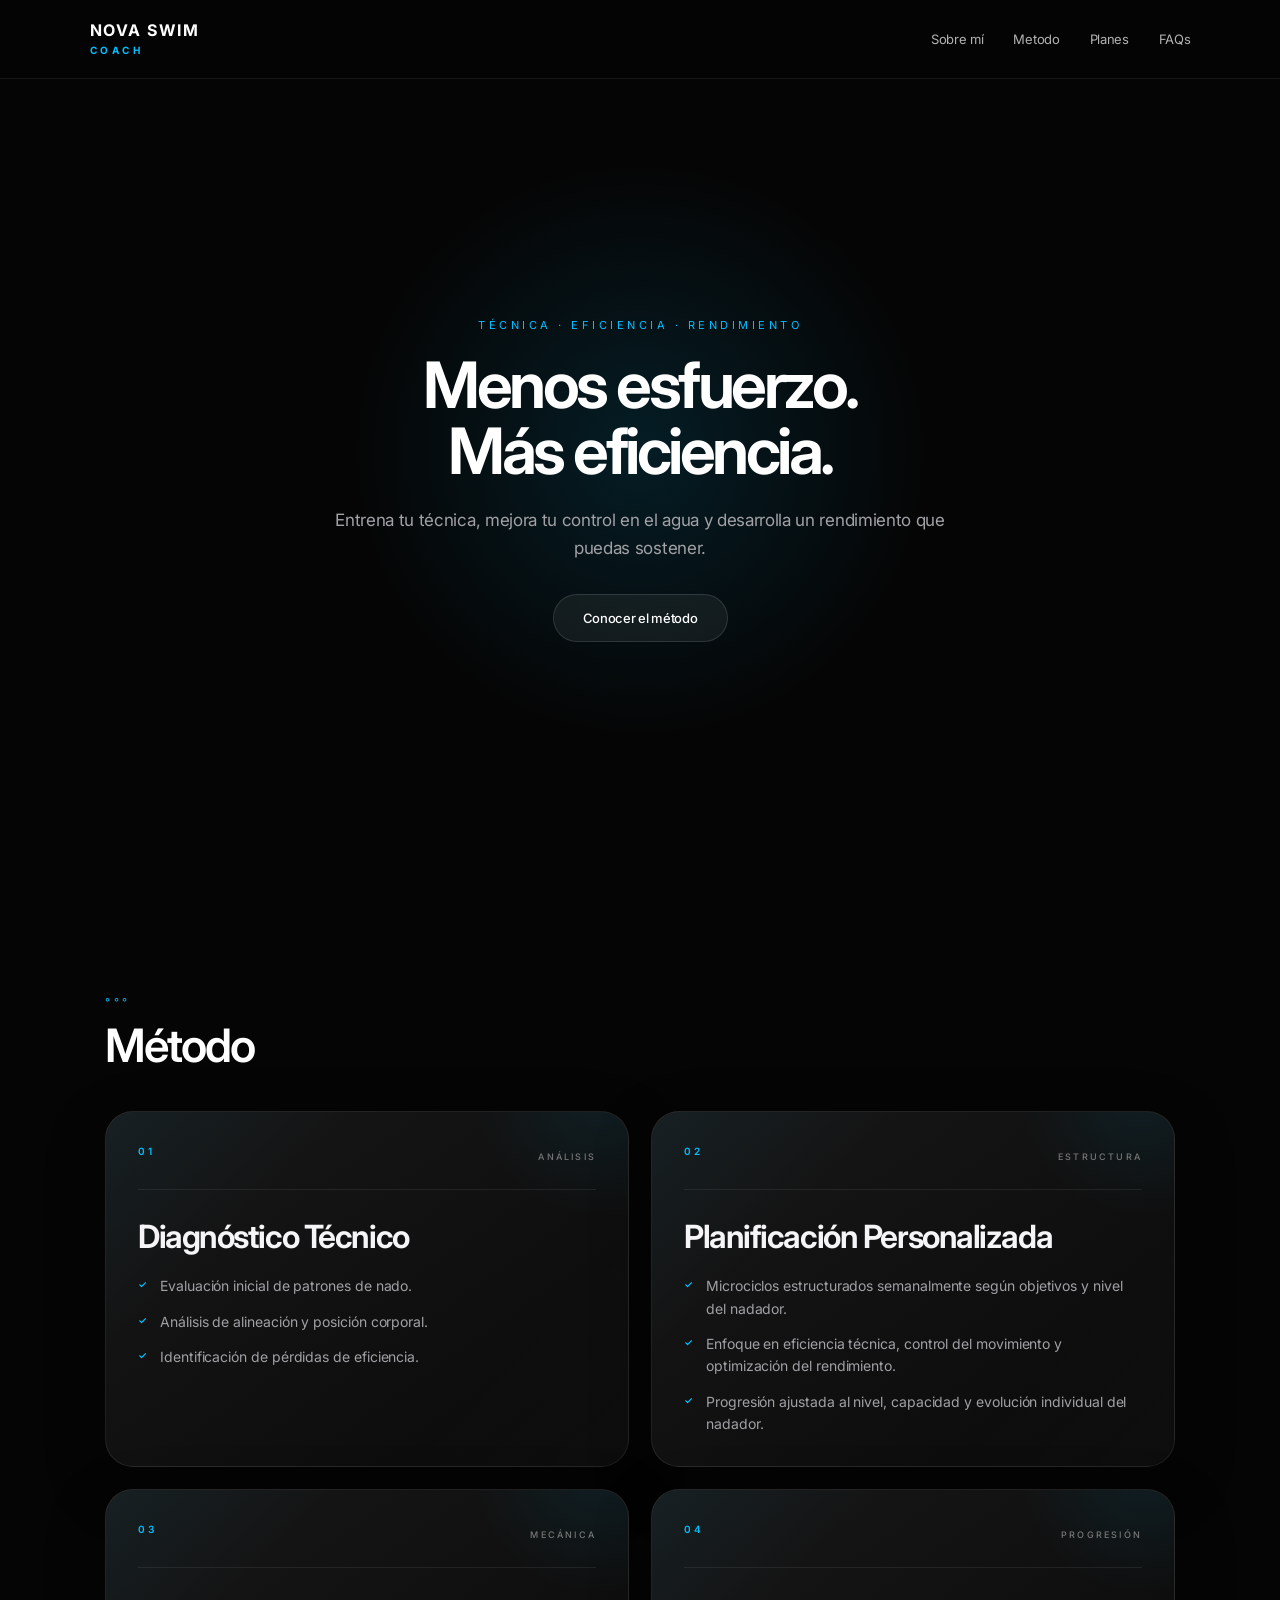
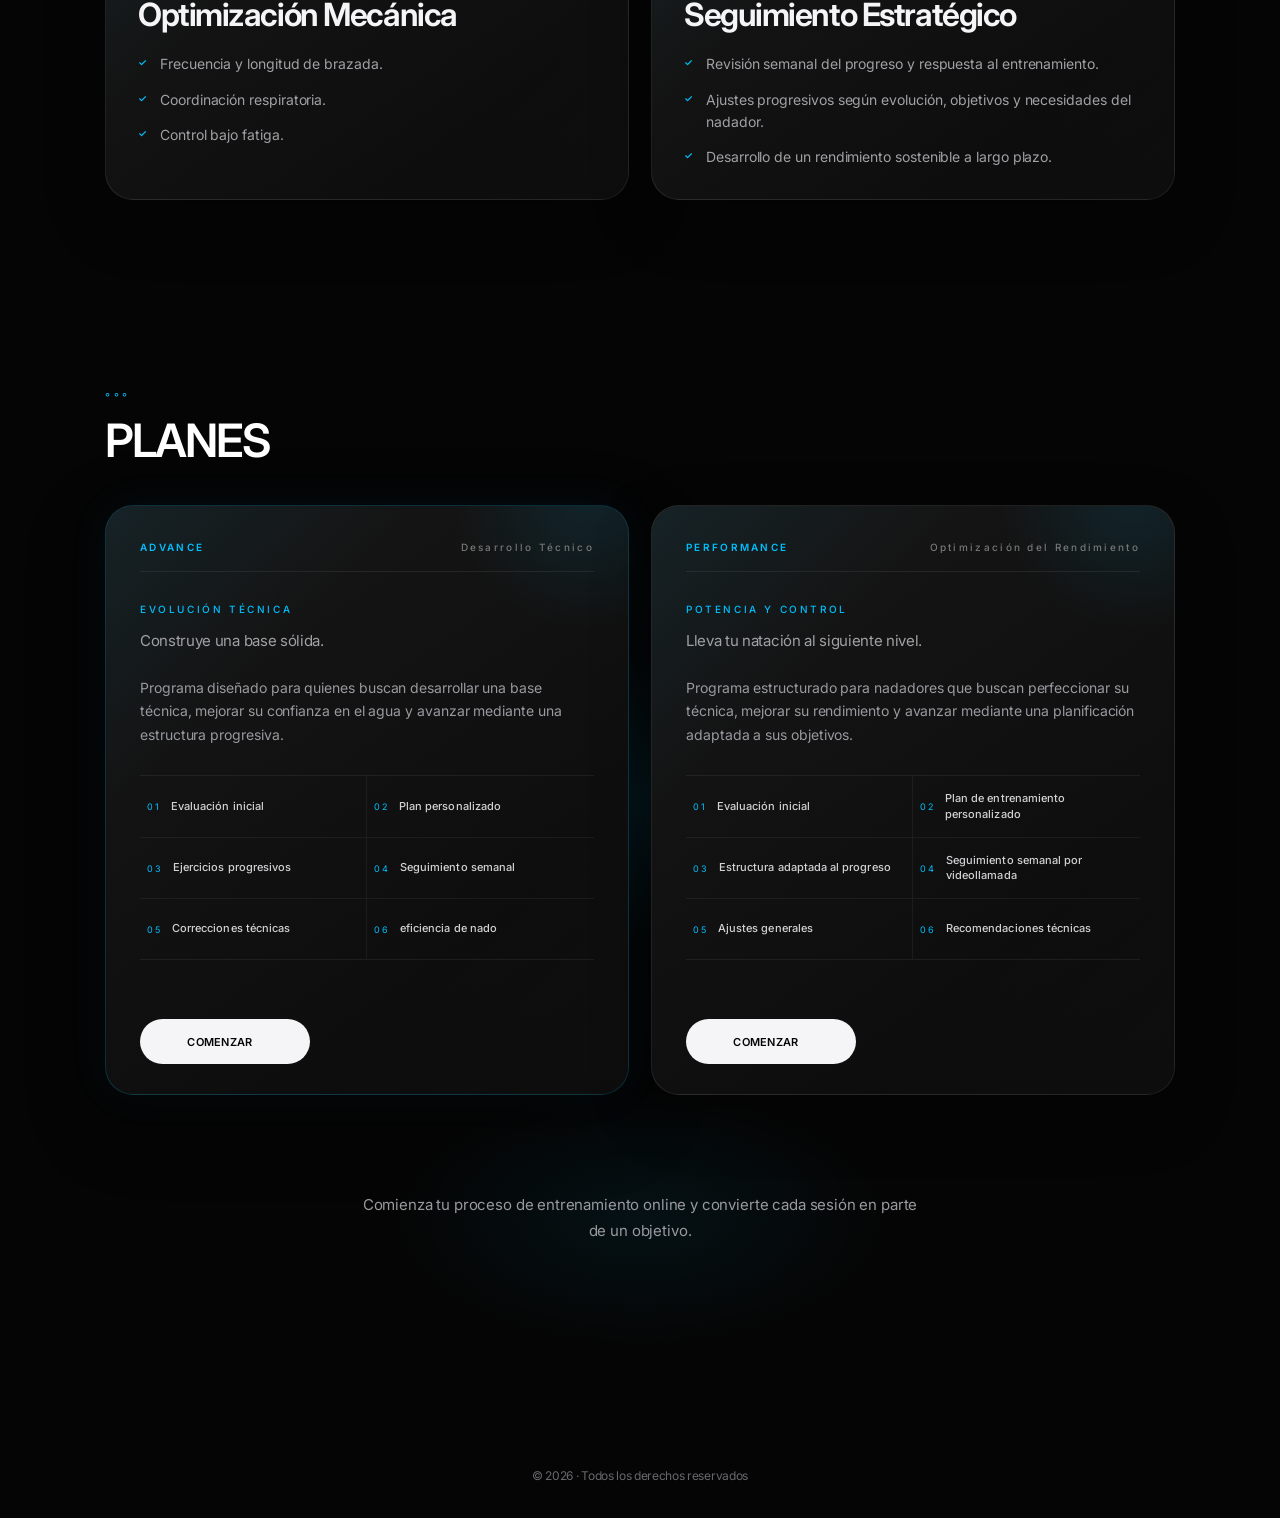
<file: index.html>
<!DOCTYPE html>
<html lang="es">

<head>

<meta charset="UTF-8">
<meta name="viewport" content="width=device-width, initial-scale=1.0">

<title>NOVA SWIM</title>

<link rel="stylesheet" href="css/estilos.css">


<link rel="preconnect" href="https://fonts.googleapis.com">

<link href="https://fonts.googleapis.com/css2?family=Inter:wght@300;400;500;600;700;800&display=swap" rel="stylesheet">
<script>
    if ("scrollRestoration" in history) {
        history.scrollRestoration = "manual";
    }
</script>
</head>


<body>
<!-- =========================================================
     INTRO / SPLASH SCREEN
========================================================= -->

<div id="intro-screen">

    <div class="intro-circle">
        <img src="imagenes/beneficio2.jpeg" alt="Logo">
    </div>

</div>

<header class="header">


<div class="logo">

NOVA SWIM

<span>
COACH
</span>

</div>



<nav>

<a href="#" id="openAbout">
Sobre mí
</a>
<!-- SOBRE MI PANEL -->

<div class="about-overlay" id="aboutModal">

    <div class="about-panel">


        <button id="closeAbout">
            -
        </button>

<div class="about-photo"> <img src="imagenes/perfil1.jpeg" alt="Alan Espinosa"> </div>

        <span>
            Alan Espinosa 
        </span>




        <p>
    Coach en natación y aguas abiertas.
    Diseño procesos de entrenamiento personalizados para
    nadadores que buscan mejorar su técnica, eficiencia
    y rendimiento dentro del agua.

    A través de un método basado en análisis, progresión
    y control técnico, desarrollo nadadores más seguros,
    eficientes y conscientes de cada movimiento,
    creando mejoras sostenibles a largo plazo.
        </p>
    </div>

</div>

<a href="#method">
    Metodo
</a>

<a href="#plans">
Planes
</a>

<a href="pagina2.html">
    FAQs
</a>
</nav>


</header>




<main>


<!-- =====================================================
     HERO
===================================================== -->

<section class="hero">

    <div class="hero-content">

        <p class="tag">
            TÉCNICA · EFICIENCIA · RENDIMIENTO
        </p>

        <h1>
            Menos esfuerzo.
            <br>
            Más eficiencia.
        </h1>

        <p class="hero-text">
            Entrena tu técnica, mejora tu control en el agua y desarrolla
            un rendimiento que puedas sostener.
        </p>

        <div class="buttons">

            <a href="#method" class="btn secondary">
                Conocer el método
            </a>

        </div>

    </div>

</section>


<!-- =====================================================
     MÉTODO
===================================================== -->

<section id="method" class="method">

    <div class="section-title">

        <p>°°°</p>

        <h2>
            Método
        </h2>

    </div>


    <div class="cards">


        <!-- 01 -->

        <article class="card">

            <div class="card-top">

                <span>
                    01
                </span>

                <small>
                    ANÁLISIS
                </small>

            </div>

            <div class="card-content">

                <h3>
                    Diagnóstico Técnico
                </h3>

                <ul>

                    <li>
                        Evaluación inicial de patrones de nado.
                    </li>

                    <li>
                        Análisis de alineación y posición corporal.
                    </li>

                    <li>
                        Identificación de pérdidas de eficiencia.
                    </li>

                </ul>

            </div>

        </article>


        <!-- 02 -->

        <article class="card">

            <div class="card-top">

                <span>
                    02
                </span>

                <small>
                    ESTRUCTURA
                </small>

            </div>

            <div class="card-content">

                <h3>
                    Planificación Personalizada
                </h3>

                <ul>

                    <li>
                        Microciclos estructurados semanalmente según objetivos y nivel del nadador.
                    </li>

                    <li>
                        Enfoque en eficiencia técnica, control del movimiento y optimización del rendimiento.
                    </li>

                    <li>
                        Progresión ajustada al nivel, capacidad y evolución individual del nadador.
                    </li>

                </ul>

            </div>

        </article>


        <!-- 03 -->

        <article class="card">

            <div class="card-top">

                <span>
                    03
                </span>

                <small>
                    MECÁNICA
                </small>

            </div>

            <div class="card-content">

                <h3>
                    Optimización Mecánica
                </h3>

                <ul>

                    <li>
                        Frecuencia y longitud de brazada.
                    </li>

                    <li>
                        Coordinación respiratoria.
                    </li>

                    <li>
                        Control bajo fatiga.
                    </li>

                </ul>

            </div>

        </article>


        <!-- 04 -->

        <article class="card">

            <div class="card-top">

                <span>
                    04
                </span>

                <small>
                    PROGRESIÓN
                </small>

            </div>

            <div class="card-content">

                <h3>
                    Seguimiento Estratégico
                </h3>

                <ul>

                    <li>
                        Revisión semanal del progreso y respuesta al entrenamiento.
                    </li>

                    <li>
                        Ajustes progresivos según evolución, objetivos y necesidades del nadador.
                    </li>

                    <li>
                        Desarrollo de un rendimiento sostenible a largo plazo.
                    </li>

                </ul>

            </div>

        </article>


    </div>

</section>


</main>



<section id="plans" class="plans">


<!-- =====================================================
     PROGRAMAS
====================================================== -->

<div class="section-title">

<p>
°°°
</p>


<h2>
PLANES
</h2>


</div>


<!-- =========================================================
PROGRAMAS ONLINE
========================================================= -->

<div class="comparison-programs">

    <!-- PLAN 1 -->
    <article class="comparison-program comparison-program-active">

        <div class="comparison-program-top">
            <span>ADVANCE</span>
            <span>Desarrollo Técnico</span>
        </div>

        <div class="comparison-program-content">

            <div class="comparison-program-heading">

                <span>EVOLUCIÓN TÉCNICA</span>

                <h3>
                
                </h3>

                <p>
                    Construye una base sólida.
                </p>

            </div>

            <div class="comparison-program-description">

                <p>
                    Programa diseñado para quienes buscan desarrollar
                    una base técnica, mejorar su confianza en el agua
                    y avanzar mediante una estructura progresiva.
                </p>

            </div>

        </div>

        <div class="comparison-program-features">

            <div>
                <span>01</span>
                <strong>Evaluación inicial</strong>
            </div>

            <div>
                <span>02</span>
                <strong>Plan personalizado</strong>
            </div>

            <div>
                <span>03</span>
                <strong>Ejercicios progresivos</strong>
            </div>

            <div>
                <span>04</span>
                <strong>Seguimiento semanal</strong>
            </div>

            <div>
                <span>05</span>
                <strong>Correcciones técnicas</strong>
            </div>

            <div>
                <span>06</span>
                <strong>eficiencia de nado</strong>
            </div>

        </div>

<a
    href="#"
    class="comparison-program-button"
    data-plan="ADVANCE"
>
    COMENZAR
    <i class="fa-solid fa-arrow-right"></i>
</a>

    </article>


    <!-- PLAN 2 -->
    <article class="comparison-program">

        <div class="comparison-program-recommended">
            
        </div>

        <div class="comparison-program-top">
            <span>PERFORMANCE </span>
            <span>Optimización del Rendimiento</span>
        </div>

        <div class="comparison-program-content">

            <div class="comparison-program-heading">

                <span>POTENCIA Y CONTROL</span>

                <h3>
                
                </h3>

                <p>
                    Lleva tu natación al siguiente nivel.
                </p>

            </div>

            <div class="comparison-program-description">

                <p>
                    Programa estructurado para nadadores que buscan
                    perfeccionar su técnica, mejorar su rendimiento
                    y avanzar mediante una planificación adaptada
                    a sus objetivos.
                </p>

            </div>

        </div>

        <div class="comparison-program-features">

            <div>
                <span>01</span>
                <strong>Evaluación inicial</strong>
            </div>

            <div>
                <span>02</span>
                <strong>Plan de entrenamiento personalizado</strong>
            </div>

            <div>
                <span>03</span>
                <strong>Estructura adaptada al progreso</strong>
            </div>

            <div>
                <span>04</span>
                <strong>Seguimiento semanal por videollamada</strong>
            </div>

            <div>
                <span>05</span>
                <strong>Ajustes generales</strong>
            </div>

            <div>
                <span>06</span>
                <strong>Recomendaciones técnicas</strong>
            </div>

        </div>

<a
    href="#"
    class="comparison-program-button"
    data-plan="PERFORMANCE"
>
    COMENZAR
    <i class="fa-solid fa-arrow-right"></i>
</a>

    </article>

</div>

<!-- =========================================================
     CTA FINAL
========================================================= -->

<section class="training-cta">

    <div class="training-cta-content">

        <p>
            Comienza tu proceso de entrenamiento online y convierte
            cada sesión en parte de un objetivo.
        </p>



    </div>

</section>


</div>



</section>
<script>

document.addEventListener("DOMContentLoaded", function () {


    /* =====================================================
       SOBRE MÍ
       ===================================================== */

const openAbout =
    document.getElementById("openAbout");

const closeAbout =
    document.getElementById("closeAbout");

const aboutModal =
    document.getElementById("aboutModal");


if (openAbout && closeAbout && aboutModal) {

    /* ================================
       ABRIR SOBRE MÍ
    ================================= */

    openAbout.addEventListener("click", function(e) {

        e.preventDefault();

        aboutModal.classList.add("active");

        /* Bloquear página de fondo */
        document.body.classList.add("modal-open");

    });


    /* ================================
       CERRAR SOLO CON —
    ================================= */

    closeAbout.addEventListener("click", function() {

        aboutModal.classList.remove("active");

        /* Restaurar scroll */
        document.body.classList.remove("modal-open");

    });

}


    /* =====================================================
       CONOCER EL MÉTODO
       ===================================================== */

    const openMethod =
        document.getElementById("openMethod");

    const closeMethod =
        document.getElementById("closeMethod");

    const methodModal =
        document.getElementById("methodModal");


    if (openMethod && closeMethod && methodModal) {

        openMethod.addEventListener("click", function(e) {

            e.preventDefault();

            methodModal.classList.add("active");

        });


        closeMethod.addEventListener("click", function() {

            methodModal.classList.remove("active");

        });


        methodModal.addEventListener("click", function(e) {

            if (e.target === methodModal) {

                methodModal.classList.remove("active");

            }

        });

    }



    /* =====================================================
       ESCAPE
       ===================================================== */

    document.addEventListener("keydown", function(e) {

        if (e.key === "Escape") {

            if (aboutModal) {

                aboutModal.classList.remove("active");

            }


            if (methodModal) {

                methodModal.classList.remove("active");

            }

        }

    });

});

</script>
<script>

(function(){

    const html = document.documentElement;
    const body = document.body;
    const intro = document.getElementById("intro-screen");

    if(!intro) return;

    /* Bloquear SOLO durante la intro */
    html.style.overflow = "hidden";
    body.style.overflow = "hidden";

    window.addEventListener("load", function(){

        setTimeout(function(){

            /* Comienza la salida */
            intro.classList.add("hide");

            setTimeout(function(){

                /* Eliminar completamente la intro */
                intro.remove();

                /*
                   Restaurar exactamente el scroll
                   normal de la página.
                */
                html.style.overflow = "";
                body.style.overflow = "";

            }, 600);

        }, 2500);

    });

})();

</script>
<script>

document.addEventListener("DOMContentLoaded", function(){

    const carousel =
        document.querySelector(".comparison-programs");

    const plans =
        document.querySelectorAll(".comparison-program");

    if(!carousel || !plans.length) return;


    let current = 0;

    let startX = 0;
    let currentX = 0;

    let isDragging = false;
    let wheelLock = false;


    /* =====================================================
       ACTUALIZAR PLANES
    ===================================================== */

    function updatePlans(){

        plans.forEach((plan, index) => {

            plan.classList.remove(
                "comparison-program-active",
                "prev",
                "next"
            );


            /* PLAN ACTIVO */

            if(index === current){

                plan.classList.add(
                    "comparison-program-active"
                );

            }


            /* PLAN ANTERIOR */

            else if(
                index ===
                (current - 1 + plans.length) %
                plans.length
            ){

                plan.classList.add("prev");

            }


            /* PLAN SIGUIENTE */

            else{

                plan.classList.add("next");

            }

        });

    }


    /* =====================================================
       SIGUIENTE
    ===================================================== */

    function nextPlan(){

        current =
            (current + 1) %
            plans.length;

        updatePlans();

    }


    /* =====================================================
       ANTERIOR
    ===================================================== */

    function previousPlan(){

        current =
            (current - 1 + plans.length) %
            plans.length;

        updatePlans();

    }


    /* =====================================================
       RUEDA DEL MOUSE
    ===================================================== */

    carousel.addEventListener(
        "wheel",
        function(e){

            if(wheelLock) return;

            if(Math.abs(e.deltaY) < 10) return;

            wheelLock = true;

            if(e.deltaY > 0){

                nextPlan();

            }else{

                previousPlan();

            }

            setTimeout(function(){

                wheelLock = false;

            },650);

        },
        { passive:true }
    );


    /* =====================================================
       MOUSE — ARRASTRAR
    ===================================================== */

    carousel.addEventListener(
        "mousedown",
        function(e){

            isDragging = true;

            startX = e.clientX;

            carousel.classList.add("is-dragging");

        }
    );


    document.addEventListener(
        "mousemove",
        function(e){

            if(!isDragging) return;

            currentX = e.clientX;

        }
    );


    document.addEventListener(
        "mouseup",
        function(){

            if(!isDragging) return;

            isDragging = false;

            carousel.classList.remove(
                "is-dragging"
            );

            const distance =
                currentX - startX;

            if(Math.abs(distance) < 50){

                return;

            }

            if(distance < 0){

                nextPlan();

            }else{

                previousPlan();

            }

        }
    );


    /* =====================================================
       TOUCH — SWIPE
    ===================================================== */

    carousel.addEventListener(
        "touchstart",
        function(e){

            startX =
                e.touches[0].clientX;

        },
        { passive:true }
    );


    carousel.addEventListener(
        "touchend",
        function(e){

            const endX =
                e.changedTouches[0].clientX;

            const distance =
                endX - startX;


            if(Math.abs(distance) < 50){

                return;

            }


            if(distance < 0){

                nextPlan();

            }else{

                previousPlan();

            }

        },
        { passive:true }
    );



    /* =====================================================
       INICIALIZAR
    ===================================================== */

    updatePlans();

});

</script>

<footer>

© 2026 · Todos los derechos reservados

</footer>


<!-- =====================================================
     MODAL · VALORACIÓN INICIAL
===================================================== -->

<div class="assessment-modal" id="assessmentModal">

    <div class="assessment-box">

        <!-- CERRAR -->
        <button
            class="assessment-close"
            id="closeAssessment"
            aria-label="Cerrar"
        >
            <i class="fa-solid fa-xmark"></i>
        </button>


        <!-- PROGRESO -->
        <div class="assessment-progress">

            <div class="assessment-progress-top">

                <span id="assessmentStep">
                    01 / 05
                </span>

                <span>
                    VALORACIÓN INICIAL
                </span>

            </div>

            <div class="assessment-progress-line">
                <span id="assessmentProgress"></span>
            </div>

        </div>


        <!-- CONTENIDO -->
        <div class="assessment-content">

            <span class="assessment-label">
                CONOZCAMOS TU NATACIÓN
            </span>

            <h2 id="assessmentQuestion">
                ¿Cuál es tu nivel y experiencia?
            </h2>

            <p id="assessmentDescription">
                Queremos conocer tu punto de partida.
            </p>


            <!-- RESPUESTAS -->
            <div
                class="assessment-options"
                id="assessmentOptions"
            ></div>


            <!-- BOTÓN -->
            <button
                class="assessment-next"
                id="assessmentNext"
                disabled
            >
                CONTINUAR
                <i class="fa-solid fa-arrow-right"></i>
            </button>

        </div>


        <!-- RESULTADO -->
        <div
            class="assessment-result"
            id="assessmentResult"
        >

            <span class="assessment-result-icon">
                <i class="fa-solid fa-check"></i>
            </span>

            <span class="assessment-label">
                VALORACIÓN COMPLETADA
            </span>

            <h2>
                Ya conocemos tu punto de partida.
            </h2>

            <p>
                Tus respuestas nos ayudarán a conocer mejor
                tus objetivos y determinar si el programa
                es adecuado para ti.
            </p>

            <button
                class="assessment-whatsapp"
                id="assessmentWhatsapp"
            >
                CONTINUAR POR WHATSAPP
                <i class="fa-brands fa-whatsapp"></i>
            </button>

        </div>

    </div>

</div>


<!-- =========================================================
     SISTEMA DE ENCUESTAS · PROGRAMAS ONLINE
========================================================= -->

<!-- =========================================================
     MODAL
========================================================= -->

<div class="program-modal" id="programModal">

    <div class="program-modal-box">

        <!-- CERRAR -->
        <button
            type="button"
            class="program-modal-close"
            id="programModalClose"
            aria-label="Cerrar"
        >
            <i class="fa-solid fa-xmark"></i>
        </button>


        <!-- =================================================
             ENCUESTA
        ================================================== -->

        <div id="programSurvey">

            <!-- CABECERA -->

            <div class="program-survey-header">

                <span
                    class="program-survey-kicker"
                    id="surveyKicker"
                >
                    VALORACIÓN INICIAL
                </span>

                <span
                    class="program-survey-counter"
                    id="surveyCounter"
                >
                    01 / 05
                </span>

            </div>


            <!-- PROGRESO -->

            <div class="program-survey-progress">

                <span id="surveyProgress"></span>

            </div>


            <!-- CONTENIDO -->

            <div class="program-survey-content">

                <span
                    class="program-survey-label"
                    id="surveyLabel"
                >
                    COMENCEMOS
                </span>

                <h2 id="surveyQuestion">
                    ¿Dónde realizas principalmente tu entrenamiento?
                </h2>

                <p id="surveyDescription">
                    Queremos conocer un poco más sobre tu proceso actual.
                </p>


                <!-- OPCIONES -->

                <div
                    class="program-survey-options"
                    id="surveyOptions"
                ></div>


                <!-- RESPUESTA ABIERTA -->

                <div
                    class="program-survey-textarea-wrap"
                    id="surveyTextareaWrap"
                >

                    <textarea
                        id="surveyTextarea"
                        rows="5"
                        maxlength="500"
                        placeholder="Cuéntanos brevemente qué quieres trabajar, qué te cuesta actualmente o qué te gustaría desarrollar."
                    ></textarea>

                    <span class="survey-textarea-counter">
                        <span id="textareaCount">0</span>/500
                    </span>

                </div>


                <!-- SIGUIENTE -->

                <button
                    type="button"
                    class="program-survey-next"
                    id="surveyNext"
                    disabled
                >
                    CONTINUAR
                    <i class="fa-solid fa-arrow-right"></i>
                </button>

            </div>

        </div>


        <!-- =================================================
             RESULTADO
        ================================================== -->

        <div
            class="program-result"
            id="programResult"
        >

            <div class="program-result-icon">

                <i class="fa-solid fa-check"></i>

            </div>


            <span class="program-survey-kicker">
                PERFIL COMPLETADO
            </span>


            <h2 id="resultTitle">
                Tenemos tu información.
            </h2>


            <p id="resultDescription">
                Tus respuestas nos ayudarán a conocer mejor
                tu proceso y continuar la conversación.
            </p>


            <!-- SOLO PARA DIAGNÓSTICO -->

            <div
                class="program-recommendation"
                id="programRecommendation"
            >

                <span>
                    PROGRAMA RECOMENDADO
                </span>

                <strong id="recommendedProgram">
                    ADVANCE
                </strong>

            </div>


            <!-- WHATSAPP -->

            <button
                type="button"
                class="program-whatsapp"
                id="programWhatsapp"
            >
                CONTINUAR POR WHATSAPP
                <i class="fa-brands fa-whatsapp"></i>
            </button>

        </div>

    </div>

</div>


<!-- =========================================================
     CSS
========================================================= -->

<style>

/* =========================================================
   MODAL
========================================================= */

.program-modal{

    position:fixed;

    inset:0;

    z-index:99999;

    display:flex;

    align-items:center;
    justify-content:center;

    padding:20px;

    background:rgba(0,0,0,.76);

    backdrop-filter:blur(18px);
    -webkit-backdrop-filter:blur(18px);

    opacity:0;
    visibility:hidden;

    transition:
        opacity .35s ease,
        visibility .35s ease;

}


.program-modal.active{

    opacity:1;

    visibility:visible;

}


/* =========================================================
   BOX
========================================================= */

.program-modal-box{

    position:relative;

    width:min(560px,100%);

    max-height:90vh;

    overflow:auto;

    padding:42px;

    border:1px solid rgba(255,255,255,.12);

    border-radius:26px;

    background:
        linear-gradient(
            145deg,
            rgba(22,22,22,.98),
            rgba(7,7,7,.99)
        );

    box-shadow:
        0 35px 100px rgba(0,0,0,.65);

    transform:
        translateY(20px)
        scale(.97);

    transition:
        transform .4s ease;

}


.program-modal.active .program-modal-box{

    transform:
        translateY(0)
        scale(1);

}


/* =========================================================
   CLOSE
========================================================= */

.program-modal-close{

    position:absolute;

    top:18px;
    right:18px;

    width:38px;
    height:38px;

    display:flex;

    align-items:center;
    justify-content:center;

    border:1px solid rgba(255,255,255,.1);

    border-radius:50%;

    background:rgba(255,255,255,.05);

    color:#fff;

    font-size:15px;

    cursor:pointer;

    transition:.25s ease;

}


.program-modal-close:hover{

    background:rgba(255,255,255,.12);

    transform:rotate(90deg);

}


/* =========================================================
   HEADER
========================================================= */

.program-survey-header{

    display:flex;

    align-items:center;

    justify-content:space-between;

    gap:20px;

    margin-bottom:10px;

}


.program-survey-kicker{

    display:block;

    color:rgba(255,255,255,.42);

    font-size:10px;

    font-weight:700;

    letter-spacing:.18em;

}


.program-survey-counter{

    color:rgba(255,255,255,.4);

    font-size:10px;

    letter-spacing:.12em;

}


.program-survey-progress{

    width:100%;

    height:2px;

    margin-bottom:42px;

    overflow:hidden;

    background:rgba(255,255,255,.09);

}


.program-survey-progress span{

    display:block;

    width:20%;

    height:100%;

    background:#fff;

    transition:width .35s ease;

}


/* =========================================================
   CONTENT
========================================================= */

.program-survey-label{

    display:block;

    margin-bottom:13px;

    color:rgba(255,255,255,.36);

    font-size:10px;

    font-weight:600;

    letter-spacing:.18em;

}


.program-survey-content h2{

    margin:0 0 12px;

    color:#fff;

    font-size:clamp(27px,5vw,40px);

    line-height:1.04;

    letter-spacing:-.045em;

}


.program-survey-content p{

    margin:0 0 28px;

    color:rgba(255,255,255,.48);

    font-size:14px;

    line-height:1.6;

}


/* =========================================================
   OPTIONS
========================================================= */

.program-survey-options{

    display:grid;

    gap:9px;

    margin-bottom:22px;

}


.program-option{

    width:100%;

    min-height:52px;

    padding:15px 17px;

    display:flex;

    align-items:center;

    justify-content:space-between;

    gap:15px;

    border:1px solid rgba(255,255,255,.1);

    border-radius:12px;

    background:rgba(255,255,255,.035);

    color:rgba(255,255,255,.78);

    font:inherit;

    font-size:13px;

    text-align:left;

    cursor:pointer;

    transition:

        border-color .2s ease,

        background .2s ease,

        transform .2s ease;

}


.program-option:hover{

    border-color:rgba(255,255,255,.28);

    background:rgba(255,255,255,.065);

    transform:translateY(-1px);

}


.program-option.selected{

    border-color:#fff;

    background:rgba(255,255,255,.1);

    color:#fff;

}


.program-option i{

    opacity:0;

    transition:.2s ease;

}


.program-option.selected i{

    opacity:1;

}


/* =========================================================
   TEXTAREA
========================================================= */

.program-survey-textarea-wrap{

    position:relative;

    display:none;

    margin-bottom:22px;

}


.program-survey-textarea-wrap.active{

    display:block;

}


.program-survey-textarea-wrap textarea{

    width:100%;

    min-height:145px;

    resize:vertical;

    padding:17px;

    border:1px solid rgba(255,255,255,.12);

    border-radius:13px;

    outline:none;

    background:rgba(255,255,255,.035);

    color:#fff;

    font-family:inherit;

    font-size:14px;

    line-height:1.55;

}


.program-survey-textarea-wrap textarea::placeholder{

    color:rgba(255,255,255,.3);

}


.program-survey-textarea-wrap textarea:focus{

    border-color:rgba(255,255,255,.4);

}


.survey-textarea-counter{

    position:absolute;

    right:14px;

    bottom:10px;

    color:rgba(255,255,255,.3);

    font-size:10px;

}


/* =========================================================
   BUTTON
========================================================= */

.program-survey-next,
.program-whatsapp{

    width:100%;

    min-height:54px;

    display:flex;

    align-items:center;

    justify-content:center;

    gap:10px;

    border:0;

    border-radius:12px;

    background:#fff;

    color:#050505;

    font-size:11px;

    font-weight:700;

    letter-spacing:.12em;

    cursor:pointer;

    transition:.25s ease;

}


.program-survey-next:hover:not(:disabled),
.program-whatsapp:hover{

    transform:translateY(-2px);

    box-shadow:
        0 12px 35px rgba(255,255,255,.12);

}


.program-survey-next:disabled{

    opacity:.28;

    cursor:not-allowed;

}


/* =========================================================
   RESULT
========================================================= */

.program-result{

    display:none;

    text-align:center;

}


.program-result.active{

    display:block;

}


.program-result-icon{

    width:60px;
    height:60px;

    margin:0 auto 28px;

    display:flex;

    align-items:center;
    justify-content:center;

    border:1px solid rgba(255,255,255,.14);

    border-radius:50%;

    color:#fff;

    font-size:20px;

}


.program-result h2{

    margin:0 0 14px;

    color:#fff;

    font-size:clamp(28px,5vw,40px);

    line-height:1.05;

    letter-spacing:-.045em;

}


.program-result > p{

    max-width:410px;

    margin:0 auto 28px;

    color:rgba(255,255,255,.5);

    font-size:14px;

    line-height:1.65;

}


/* =========================================================
   RECOMMENDATION
========================================================= */

.program-recommendation{

    display:none;

    margin:0 auto 25px;

    padding:18px;

    border:1px solid rgba(255,255,255,.1);

    border-radius:14px;

    background:rgba(255,255,255,.035);

}


.program-recommendation.active{

    display:block;

}


.program-recommendation span{

    display:block;

    margin-bottom:8px;

    color:rgba(255,255,255,.35);

    font-size:9px;

    font-weight:700;

    letter-spacing:.17em;

}


.program-recommendation strong{

    display:block;

    color:#fff;

    font-size:20px;

    letter-spacing:-.02em;

}


/* =========================================================
   MOBILE
========================================================= */

@media(max-width:600px){

    .program-modal{

        padding:12px;

    }


    .program-modal-box{

        padding:30px 21px;

        border-radius:20px;

        max-height:92vh;

    }


    .program-survey-progress{

        margin-bottom:32px;

    }


    .program-survey-content h2{

        font-size:30px;

    }


    .program-option{

        min-height:50px;

        padding:14px;

    }

}

</style>


<!-- =========================================================
     JAVASCRIPT
========================================================= -->

<script>

document.addEventListener("DOMContentLoaded", function(){


    /* =====================================================
       ELEMENTOS
    ===================================================== */

    const modal =
        document.getElementById("programModal");

    const close =
        document.getElementById("programModalClose");

    const survey =
        document.getElementById("programSurvey");

    const result =
        document.getElementById("programResult");

    const kicker =
        document.getElementById("surveyKicker");

    const counter =
        document.getElementById("surveyCounter");

    const progress =
        document.getElementById("surveyProgress");

    const label =
        document.getElementById("surveyLabel");

    const question =
        document.getElementById("surveyQuestion");

    const description =
        document.getElementById("surveyDescription");

    const options =
        document.getElementById("surveyOptions");

    const textareaWrap =
        document.getElementById("surveyTextareaWrap");

    const textarea =
        document.getElementById("surveyTextarea");

    const textareaCount =
        document.getElementById("textareaCount");

    const next =
        document.getElementById("surveyNext");

    const whatsapp =
        document.getElementById("programWhatsapp");

    const recommendation =
        document.getElementById("programRecommendation");

    const recommendedProgram =
        document.getElementById("recommendedProgram");


    if(!modal) return;


    /* =====================================================
       CONFIGURACIÓN
    ===================================================== */

    const WHATSAPP =
        "525612584271";


    /*
       RUTA ACTUAL

       ADVANCE
       PERFORMANCE
       DIAGNOSTIC
    */

    let currentMode = "ADVANCE";

    let currentQuestion = 0;

    let answers = {};

    let finalRecommendation = "";


    /* =====================================================
       ENCUESTAS
    ===================================================== */

    const surveys = {


        ADVANCE: [

            {
                question:
                    "¿Dónde realizas principalmente tu entrenamiento?",

                description:
                    "Queremos conocer el entorno en el que desarrollas tu proceso.",

                options:[
                    "Piscina",
                    "Aguas abiertas",
                    "Ambos"
                ]
            },


            {
                question:
                    "¿Cuántos días entrenas normalmente?",

                description:
                    "Indica tu frecuencia habitual de entrenamiento.",

                options:[
                    "2 días",
                    "3 días",
                    "4 días",
                    "5+ días"
                ]
            },


            {
                question:
                    "¿Cuánto nadas aproximadamente por sesión?",

                description:
                    "Selecciona el volumen que más se acerca a tu entrenamiento actual.",

                options:[
                    "1,000–1,500 m",
                    "1,500–2,000 m",
                    "2,000–2,500 m",
                    "+2,500 m"
                ]
            },


            {
                question:
                    "¿Qué esperas obtener de este programa?",

                description:
                    "Selecciona la opción que mejor representa lo que buscas.",

                options:[
                    "Una estructura semanal clara",
                    "Correcciones para mejorar mi técnica",
                    "Orientación para avanzar progresivamente"
                ]
            },


            {
                question:
                    "¿Qué te gustaría mejorar en tu natación?",

                description:
                    "Cuéntanos qué quieres trabajar, qué te cuesta actualmente o qué te gustaría desarrollar.",

                textarea:true
            }

        ],


        PERFORMANCE: [

            {
                question:
                    "¿Dónde realizas principalmente tu entrenamiento?",

                description:
                    "Queremos conocer el entorno en el que desarrollas tu proceso.",

                options:[
                    "Piscina",
                    "Aguas abiertas",
                    "Ambos"
                ]
            },


            {
                question:
                    "¿Cuántos días entrenas normalmente?",

                description:
                    "Indica tu frecuencia habitual de entrenamiento.",

                options:[
                    "2 días",
                    "3 días",
                    "4 días",
                    "5+ días"
                ]
            },


            {
                question:
                    "¿Cuánto nadas aproximadamente por sesión?",

                description:
                    "Selecciona el volumen que más se acerca a tu entrenamiento actual.",

                options:[
                    "1,000–1,500 m",
                    "1,500–2,000 m",
                    "2,000–2,500 m",
                    "+2,500 m"
                ]
            },


            {
                question:
                    "¿Qué esperas obtener de este programa?",

                description:
                    "Selecciona la opción que mejor representa lo que buscas.",

                options:[
                    "Una estructura adaptada a mi entrenamiento",
                    "Mayor seguimiento durante mi proceso",
                    "Ajustes según mi evolución"
                ]
            },


            {
                question:
                    "¿Qué te gustaría mejorar en tu natación?",

                description:
                    "Cuéntanos qué quieres trabajar, qué te cuesta actualmente o qué te gustaría desarrollar.",

                textarea:true
            }

        ],


        DIAGNOSTIC: [

            {
                question:
                    "¿Dónde realizas principalmente tu entrenamiento?",

                description:
                    "Esto nos ayuda a entender mejor tu contexto actual.",

                options:[
                    "Piscina",
                    "Aguas abiertas",
                    "Ambos"
                ]
            },


            {
                question:
                    "¿Cuántos días entrenas normalmente?",

                description:
                    "Indica tu frecuencia habitual.",

                options:[
                    "2 días",
                    "3 días",
                    "4 días",
                    "5+ días"
                ]
            },


            {
                question:
                    "¿Cuánto nadas aproximadamente por sesión?",

                description:
                    "Selecciona el volumen que más se acerca a tu entrenamiento actual.",

                options:[
                    "1,000–1,500 m",
                    "1,500–2,000 m",
                    "2,000–2,500 m",
                    "+2,500 m"
                ]
            },


            {
                question:
                    "¿Qué buscas actualmente de un programa?",

                description:
                    "Selecciona la opción que mejor representa lo que necesitas.",

                options:[
                    "Una estructura clara",
                    "Correcciones y orientación",
                    "Mayor seguimiento y ajustes"
                ]
            },


            {
                question:
                    "¿Qué te gustaría mejorar en tu natación?",

                description:
                    "Cuéntanos qué quieres trabajar, qué te cuesta actualmente o qué te gustaría desarrollar.",

                textarea:true
            }

        ]

    };


    /* =====================================================
       BOTONES COMENZAR
    ===================================================== */

    const planButtons =
        document.querySelectorAll(
            ".comparison-program-button[data-plan]"
        );


    planButtons.forEach(function(button){

        button.addEventListener(
            "click",
            function(e){

                e.preventDefault();

                const plan =
                    button.dataset.plan;

                if(
                    plan !== "ADVANCE" &&
                    plan !== "PERFORMANCE"
                ) return;


                openSurvey(plan);

            }
        );

    });


    /* =====================================================
       AGENDAR LLAMADA
    ===================================================== */

    const callButton =
        document.getElementById("openAssessment");


    if(callButton){

        callButton.addEventListener(
            "click",
            function(e){

                e.preventDefault();

                openSurvey("DIAGNOSTIC");

            }
        );

    }


    /* =====================================================
       ABRIR ENCUESTA
    ===================================================== */

    function openSurvey(mode){

        currentMode =
            mode;

        currentQuestion =
            0;

        answers =
            {};

        finalRecommendation =
            "";


        survey.style.display =
            "block";


        result.classList.remove(
            "active"
        );


        recommendation.classList.remove(
            "active"
        );


        modal.classList.add(
            "active"
        );


        document.body.style.overflow =
            "hidden";


        renderQuestion();

    }


    /* =====================================================
       CERRAR
    ===================================================== */

    function closeModal(){

        modal.classList.remove(
            "active"
        );

        document.body.style.overflow =
            "";

    }


    close.addEventListener(
        "click",
        closeModal
    );


    modal.addEventListener(
        "click",
        function(e){

            if(
                e.target === modal
            ){

                closeModal();

            }

        }
    );


    document.addEventListener(
        "keydown",
        function(e){

            if(
                e.key === "Escape" &&
                modal.classList.contains("active")
            ){

                closeModal();

            }

        }
    );


    /* =====================================================
       RENDER
    ===================================================== */

    function renderQuestion(){

        const list =
            surveys[currentMode];


        const data =
            list[currentQuestion];


        const total =
            list.length;


        const number =
            currentQuestion + 1;


        counter.textContent =
            String(number).padStart(2,"0")
            + " / "
            + String(total).padStart(2,"0");


        progress.style.width =
            ((number / total) * 100)
            + "%";


        if(currentMode === "ADVANCE"){

            kicker.textContent =
                "ADVANCE · DESARROLLO TÉCNICO";

        }


        if(currentMode === "PERFORMANCE"){

            kicker.textContent =
                "PERFORMANCE · OPTIMIZACIÓN";

        }


        if(currentMode === "DIAGNOSTIC"){

            kicker.textContent =
                "VALORACIÓN INICIAL";

        }


        label.textContent =
            "PREGUNTA " +
            String(number).padStart(2,"0");


        question.textContent =
            data.question;


        description.textContent =
            data.description;


        options.innerHTML =
            "";


        textareaWrap.classList.remove(
            "active"
        );


        textarea.value =
            answers[number] || "";


        textareaCount.textContent =
            textarea.value.length;


        next.disabled =
            true;


        if(data.textarea){

            textareaWrap.classList.add(
                "active"
            );


            next.disabled =
                textarea.value.trim().length < 3;


            next.innerHTML =
                currentQuestion === total - 1
                ?
                `FINALIZAR <i class="fa-solid fa-check"></i>`
                :
                `CONTINUAR <i class="fa-solid fa-arrow-right"></i>`;


            return;

        }


        data.options.forEach(
            function(optionText){

                const button =
                    document.createElement("button");


                button.type =
                    "button";


                button.className =
                    "program-option";


                if(
                    answers[number] ===
                    optionText
                ){

                    button.classList.add(
                        "selected"
                    );

                    next.disabled =
                        false;

                }


                button.innerHTML = `

                    <span>
                        ${optionText}
                    </span>

                    <i class="fa-solid fa-check"></i>

                `;


                button.addEventListener(
                    "click",
                    function(){

                        options
                            .querySelectorAll(
                                ".program-option"
                            )
                            .forEach(
                                function(item){

                                    item.classList.remove(
                                        "selected"
                                    );

                                }
                            );


                        button.classList.add(
                            "selected"
                        );


                        answers[number] =
                            optionText;


                        next.disabled =
                            false;

                    }
                );


                options.appendChild(
                    button
                );

            }
        );


        next.innerHTML =
            currentQuestion === total - 1
            ?
            `FINALIZAR <i class="fa-solid fa-check"></i>`
            :
            `CONTINUAR <i class="fa-solid fa-arrow-right"></i>`;

    }


    /* =====================================================
       TEXTAREA
    ===================================================== */

    textarea.addEventListener(
        "input",
        function(){

            const value =
                textarea.value;


            textareaCount.textContent =
                value.length;


            answers[
                currentQuestion + 1
            ] =
                value;


            next.disabled =
                value.trim().length < 3;

        }
    );


    /* =====================================================
       SIGUIENTE
    ===================================================== */

    next.addEventListener(
        "click",
        function(){

            const list =
                surveys[currentMode];


            const total =
                list.length;


            if(
                !answers[currentQuestion + 1]
            ){

                return;

            }


            if(
                currentQuestion <
                total - 1
            ){

                currentQuestion++;

                renderQuestion();

                return;

            }


            finishSurvey();

        }
    );


    /* =====================================================
       RECOMENDACIÓN
    ===================================================== */

    function calculateRecommendation(){

        const frequency =
            answers[2] || "";

        const volume =
            answers[3] || "";

        const expectation =
            answers[4] || "";

        const objective =
            (
                answers[5] || ""
            ).toLowerCase();


        let advance =
            0;

        let performance =
            0;


        /* FRECUENCIA */

        if(
            frequency === "2 días"
        ){

            advance += 2;

        }


        if(
            frequency === "3 días"
        ){

            advance += 1;
            performance += 1;

        }


        if(
            frequency === "4 días"
        ){

            performance += 2;

        }


        if(
            frequency === "5+ días"
        ){

            performance += 3;

        }


        /* VOLUMEN */

        if(
            volume === "1,000–1,500 m"
        ){

            advance += 2;

        }


        if(
            volume === "1,500–2,000 m"
        ){

            advance += 1;
            performance += 1;

        }


        if(
            volume === "2,000–2,500 m"
        ){

            performance += 2;

        }


        if(
            volume === "+2,500 m"
        ){

            performance += 3;

        }


        /* ACOMPAÑAMIENTO */

        if(
            expectation ===
            "Una estructura clara"
        ){

            advance += 2;

        }


        if(
            expectation ===
            "Correcciones y orientación"
        ){

            advance += 2;

        }


        if(
            expectation ===
            "Mayor seguimiento y ajustes"
        ){

            performance += 3;

        }


        /* TEXTO LIBRE */

        const performanceWords = [

            "resistencia",
            "distancia",
            "volumen",
            "ritmo",
            "eficiencia",
            "rendimiento",
            "aguas abiertas",
            "abierta",
            "triatlón",
            "triatlon"

        ];


        performanceWords.forEach(
            function(word){

                if(
                    objective.includes(word)
                ){

                    performance += 1;

                }

            }
        );


        if(
            performance >
            advance
        ){

            return "PERFORMANCE";

        }


        if(
            advance >
            performance
        ){

            return "ADVANCE";

        }


        return "VALORACIÓN PERSONALIZADA";

    }


    /* =====================================================
       FINALIZAR
    ===================================================== */

    function finishSurvey(){

        survey.style.display =
            "none";


        result.classList.add(
            "active"
        );


        if(
            currentMode ===
            "DIAGNOSTIC"
        ){

            finalRecommendation =
                calculateRecommendation();


            if(
                finalRecommendation ===
                "ADVANCE" ||
                finalRecommendation ===
                "PERFORMANCE"
            ){

                recommendation.classList.add(
                    "active"
                );

                recommendedProgram.textContent =
                    finalRecommendation;

            }else{

                recommendation.classList.remove(
                    "active"
                );

            }


            document.getElementById(
                "resultTitle"
            ).textContent =
                "Tenemos una referencia de tu perfil.";


            document.getElementById(
                "resultDescription"
            ).textContent =
                "Tus respuestas nos ayudarán a conocer mejor tu proceso antes de continuar la conversación.";

        }else{


            finalRecommendation =
                currentMode;


            document.getElementById(
                "resultTitle"
            ).textContent =
                "Perfil recibido.";


            document.getElementById(
                "resultDescription"
            ).textContent =
                "Ya tenemos una mejor referencia de lo que buscas. El siguiente paso es continuar la conversación.";

        }

    }


    /* =====================================================
       WHATSAPP
    ===================================================== */

    whatsapp.addEventListener(
        "click",
        function(){

            let message = "";


            if(
                currentMode ===
                "DIAGNOSTIC"
            ){

                message =
`Hola Alan, realicé la valoración inicial.

MI PERFIL
━━━━━━━━━━━━━━━━

Dónde entreno:
${answers[1]}

Días por semana:
${answers[2]}

Distancia por sesión:
${answers[3]}

Lo que busco de un programa:
${answers[4]}

Lo que quiero mejorar:
${answers[5]}

Programa recomendado:
${finalRecommendation}

Me gustaría continuar con el siguiente paso.`;

            }else{

                const planName =
                    currentMode ===
                    "ADVANCE"
                    ?
                    "ADVANCE · Desarrollo Técnico"
                    :
                    "PERFORMANCE · Optimización del Rendimiento";


                message =
`Hola Alan, estoy interesado en ${planName}.

MI PERFIL
━━━━━━━━━━━━━━━━

Dónde entreno:
${answers[1]}

Días por semana:
${answers[2]}

Distancia por sesión:
${answers[3]}

Lo que busco del programa:
${answers[4]}

Lo que quiero mejorar:
${answers[5]}

Me gustaría continuar con el siguiente paso.`;

            }


            const url =
                "https://wa.me/" +
                WHATSAPP +
                "?text=" +
                encodeURIComponent(message);


            window.open(
                url,
                "_blank"
            );

        }
    );

});

</script>


</body>

</html>
</file>
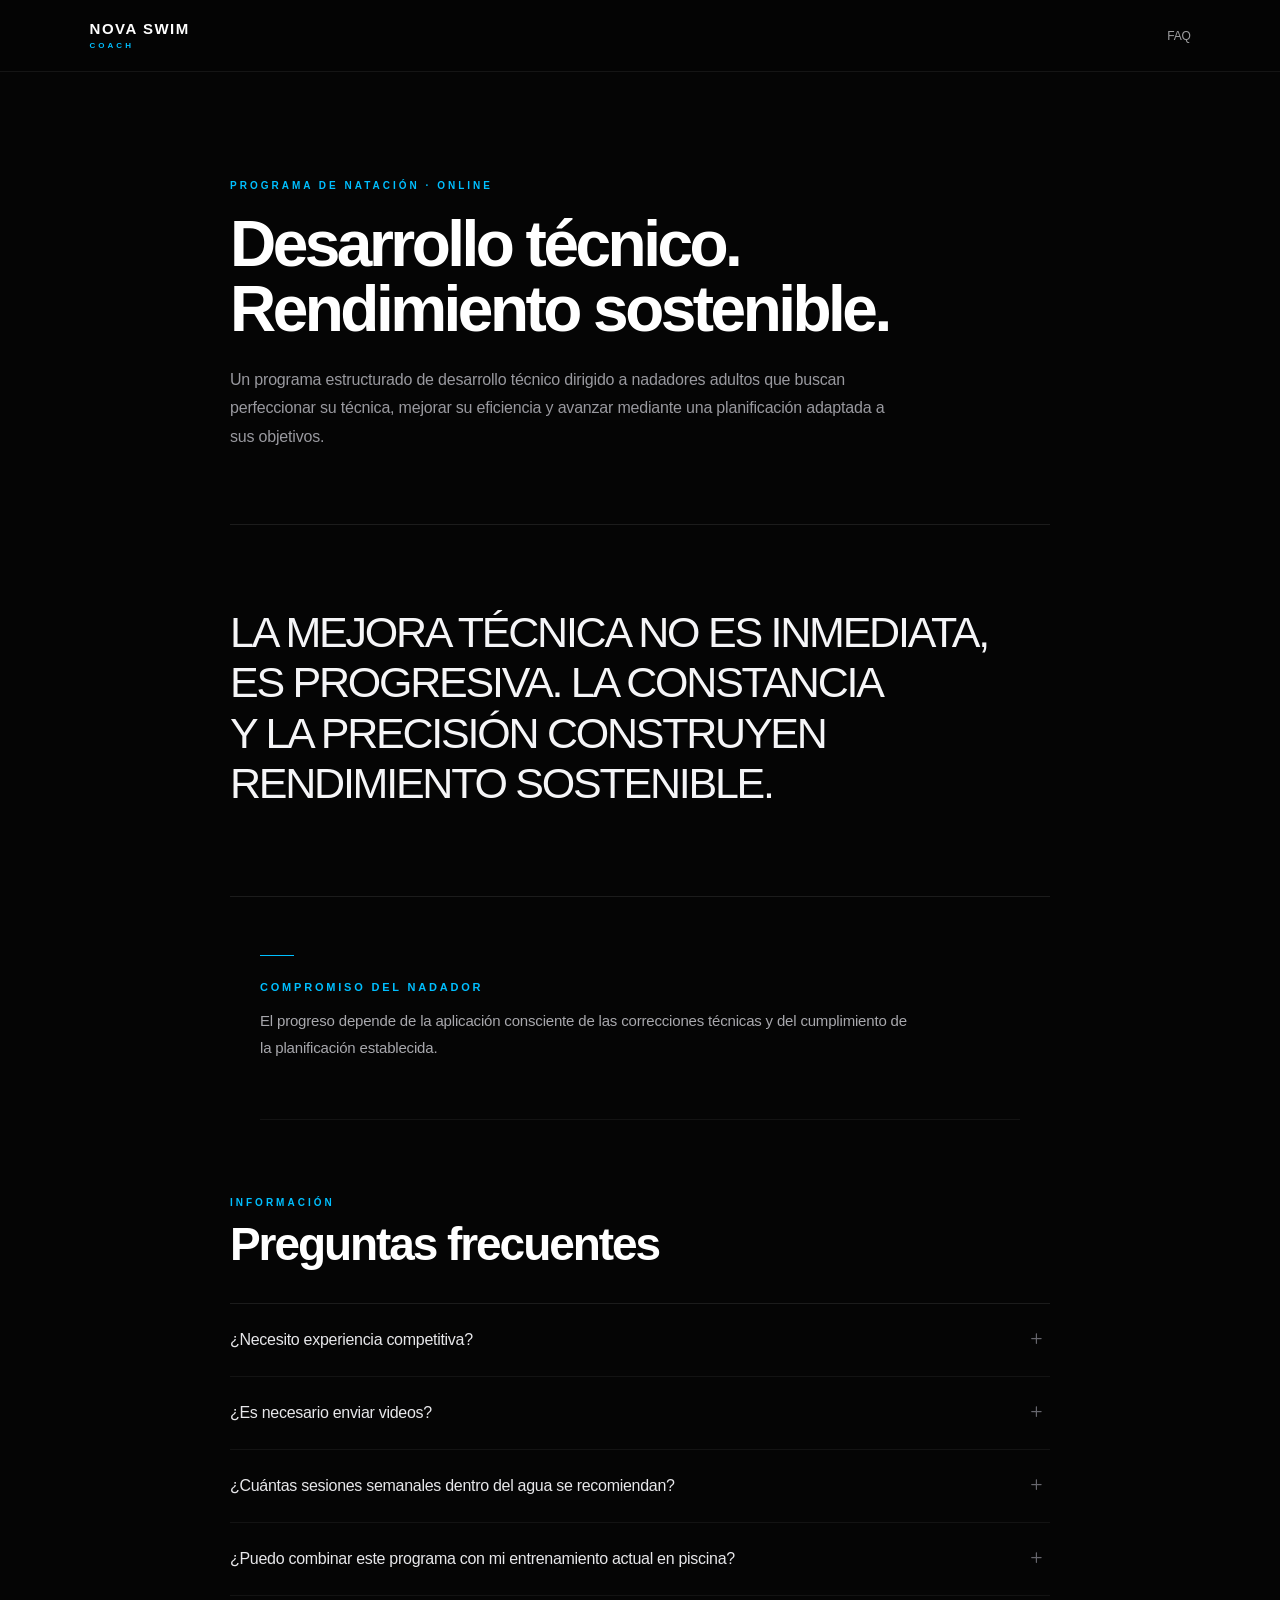
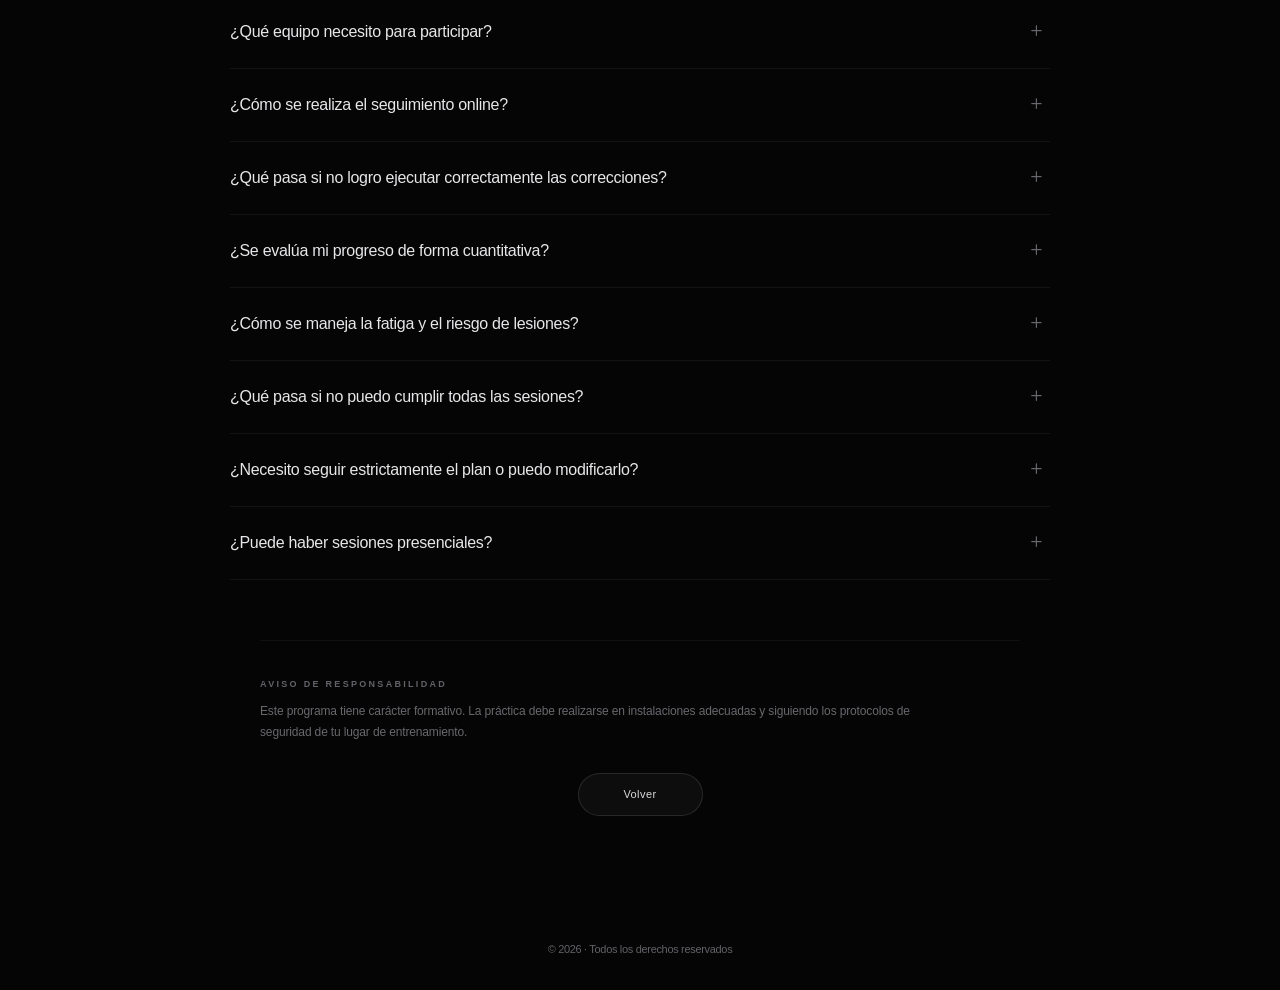
<file: pagina2.html>
<!DOCTYPE html>
<html lang="es">

<head>

    <meta charset="UTF-8">

    <meta name="viewport"
          content="width=device-width, initial-scale=1.0">

    <meta name="theme-color"
          content="#050505">

    <meta name="description"
          content="Programa de natación online orientado al desarrollo técnico, eficiencia y rendimiento.">

    <title>Programa de Natación · Online</title>


    <!-- =====================================================
         ICONOS
         ===================================================== -->

    <link rel="stylesheet"
          href="https://cdnjs.cloudflare.com/ajax/libs/font-awesome/6.5.0/css/all.min.css">


    <!-- =====================================================
         CSS
         ===================================================== -->

    <link rel="stylesheet"
          href="css/pagina2.css">

</head>


<body>


    <!-- =====================================================
         HEADER
         ===================================================== -->

    <header class="header">

        <a href="index.html"
           class="logo">

            NOVA SWIM
            <span>COACH</span>

        </a>


        <nav>

            <a href="index.html">
                
            </a>

            <a href="#programa">
                
            </a>

            <a href="#faq">
                FAQ
            </a>

        </nav>

    </header>



    <!-- =====================================================
         CONTENIDO PRINCIPAL
         ===================================================== -->

    <main class="program-container"
          id="programa">


        <!-- =================================================
             INTRO
             ================================================= -->

        <section class="program-intro">

            <span class="program-eyebrow">
                PROGRAMA DE NATACIÓN · ONLINE
            </span>

            <h1>
                Desarrollo técnico.
                <br>
                Rendimiento sostenible.
            </h1>

            <p>
                Un programa estructurado de desarrollo técnico dirigido
                a nadadores adultos que buscan perfeccionar su técnica,
                mejorar su eficiencia y avanzar mediante una planificación
                adaptada a sus objetivos.
            </p>

        </section>



        <!-- =================================================
             FILOSOFÍA
             ================================================= -->

        <div class="program-block philosophy">

            <p>
                LA MEJORA TÉCNICA NO ES INMEDIATA, ES PROGRESIVA.
                LA CONSTANCIA Y LA PRECISIÓN CONSTRUYEN
                RENDIMIENTO SOSTENIBLE.
            </p>

        </div>



        <!-- =================================================
             COMPROMISO
             ================================================= -->

        <div class="program-block">

            <h3>
                COMPROMISO DEL NADADOR
            </h3>

            <p>
                El progreso depende de la aplicación consciente de las
                correcciones técnicas y del cumplimiento de la planificación
                establecida.
            </p>

        </div>



        <!-- =================================================
             PREGUNTAS FRECUENTES
             ================================================= -->

        <section class="faq-section"
                 id="faq">

            <div class="faq-heading">

                <span>
                    INFORMACIÓN
                </span>

                <h2>
                    Preguntas frecuentes
                </h2>

            </div>


            <div class="faq">


                <!-- 01 -->

                <details>

                    <summary>
                        <span>
                            ¿Necesito experiencia competitiva?
                        </span>

                        <i class="fa-solid fa-plus"
                           aria-hidden="true"></i>

                    </summary>

                    <div class="faq-answer">

                        <p>
                            No es indispensable. El programa se adapta
                            tanto a nadadores máster competitivos como
                            a adultos con una base técnica que desean
                            evolucionar su rendimiento.
                        </p>

                    </div>

                </details>



                <!-- 02 -->

                <details>

                    <summary>

                        <span>
                            ¿Es necesario enviar videos?
                        </span>

                        <i class="fa-solid fa-plus"
                           aria-hidden="true"></i>

                    </summary>

                    <div class="faq-answer">

                        <p>
                            Sí. El análisis técnico en video permite
                            identificar desajustes posturales,
                            ineficiencias en la tracción y oportunidades
                            de mejora que no siempre se perciben durante
                            el nado.
                        </p>

                    </div>

                </details>



                <!-- 03 -->

                <details>

                    <summary>

                        <span>
                            ¿Cuántas sesiones semanales dentro del agua se recomiendan?
                        </span>

                        <i class="fa-solid fa-plus"
                           aria-hidden="true"></i>

                    </summary>

                    <div class="faq-answer">

                        <p>
                            Se recomienda un mínimo de tres sesiones
                            semanales de natación para favorecer la
                            consolidación de adaptaciones técnicas
                            y neuromusculares.
                        </p>

                        <p>
                            No obstante, entendiendo las demandas
                            laborales y personales del adulto,
                            el programa puede estructurarse en dos
                            sesiones semanales, priorizando precisión
                            técnica, estímulos específicos y máxima
                            eficiencia en el tiempo disponible.
                        </p>

                    </div>

                </details>



                <!-- 04 -->

                <details>

                    <summary>

                        <span>
                            ¿Puedo combinar este programa con mi entrenamiento actual en piscina?
                        </span>

                        <i class="fa-solid fa-plus"
                           aria-hidden="true"></i>

                    </summary>

                    <div class="faq-answer">

                        <p>
                            Sí. El programa está diseñado para
                            complementar entrenamientos existentes,
                            ajustando intensidad y frecuencia según
                            tu carga actual.
                        </p>

                    </div>

                </details>



                <!-- 05 -->

                <details>

                    <summary>

                        <span>
                            ¿Qué equipo necesito para participar?
                        </span>

                        <i class="fa-solid fa-plus"
                           aria-hidden="true"></i>

                    </summary>

                    <div class="faq-answer">

                        <p>
                            Solo necesitas acceso a piscina, equipo
                            básico —gorro, gafas, tabla y pull buoy—,
                            aletas si se desea y un dispositivo para
                            grabar videos de tu técnica.
                        </p>

                    </div>

                </details>



                <!-- 06 -->

                <details>

                    <summary>

                        <span>
                            ¿Cómo se realiza el seguimiento online?
                        </span>

                        <i class="fa-solid fa-plus"
                           aria-hidden="true"></i>

                    </summary>

                    <div class="faq-answer">

                        <p>
                            A través de videollamadas semanales,
                            envío de videos para análisis técnico
                            y comunicación vía correo o chat para
                            ajustes y feedback continuo.
                        </p>

                    </div>

                </details>



                <!-- 07 -->

                <details>

                    <summary>

                        <span>
                            ¿Qué pasa si no logro ejecutar correctamente las correcciones?
                        </span>

                        <i class="fa-solid fa-plus"
                           aria-hidden="true"></i>

                    </summary>

                    <div class="faq-answer">

                        <p>
                            El programa incluye retroalimentación
                            continua. Recibirás instrucciones paso a
                            paso para facilitar la comprensión y
                            aplicación de las correcciones dentro
                            del agua.
                        </p>

                    </div>

                </details>



                <!-- 08 -->

                <details>

                    <summary>

                        <span>
                            ¿Se evalúa mi progreso de forma cuantitativa?
                        </span>

                        <i class="fa-solid fa-plus"
                           aria-hidden="true"></i>

                    </summary>

                    <div class="faq-answer">

                        <p>
                            Sí. Se pueden utilizar parámetros como
                            frecuencia de brazada, tiempos parciales
                            y eficiencia técnica para monitorear la
                            evolución y observar mejoras durante
                            el proceso.
                        </p>

                    </div>

                </details>



                <!-- 09 -->

                <details>

                    <summary>

                        <span>
                            ¿Cómo se maneja la fatiga y el riesgo de lesiones?
                        </span>

                        <i class="fa-solid fa-plus"
                           aria-hidden="true"></i>

                    </summary>

                    <div class="faq-answer">

                        <p>
                            Los planes son progresivos y se adaptan
                            a la carga de entrenamiento, con énfasis
                            en una ejecución técnica correcta para
                            reducir sobrecargas innecesarias.
                        </p>

                    </div>

                </details>



                <!-- 10 -->

                <details>

                    <summary>

                        <span>
                            ¿Qué pasa si no puedo cumplir todas las sesiones?
                        </span>

                        <i class="fa-solid fa-plus"
                           aria-hidden="true"></i>

                    </summary>

                    <div class="faq-answer">

                        <p>
                            El programa es flexible. Cuando el tiempo
                            disponible disminuye, se priorizan los
                            ejercicios y estímulos más importantes
                            para mantener la continuidad del proceso.
                        </p>

                    </div>

                </details>



                <!-- 11 -->

                <details>

                    <summary>

                        <span>
                            ¿Necesito seguir estrictamente el plan o puedo modificarlo?
                        </span>

                        <i class="fa-solid fa-plus"
                           aria-hidden="true"></i>

                    </summary>

                    <div class="faq-answer">

                        <p>
                            Las modificaciones son posibles cuando
                            existen cambios en tu disponibilidad o
                            carga de entrenamiento. Sin embargo,
                            se recomienda mantener la estructura
                            y progresión indicadas para obtener
                            mejoras sostenibles.
                        </p>

                    </div>

                </details>



                <!-- 12 -->

                <details>

                    <summary>

                        <span>
                            ¿Puede haber sesiones presenciales?
                        </span>

                        <i class="fa-solid fa-plus"
                           aria-hidden="true"></i>

                    </summary>

                    <div class="faq-answer">

                        <p>
                            Esto depende de varios factores, como
                            la zona en donde resides, si existe
                            autorización por parte de tu alberca
                            para poder entrar y el espacio disponible
                            dentro de la agenda.
                        </p>

                    </div>

                </details>


            </div>

        </section>



        <!-- =================================================
             AVISO
             ================================================= -->

        <div class="program-block disclaimer">

            <h3>
                AVISO DE RESPONSABILIDAD
            </h3>

            <p>
                Este programa tiene carácter formativo. La práctica
                debe realizarse en instalaciones adecuadas y siguiendo
                los protocolos de seguridad de tu lugar de entrenamiento.
            </p>

        </div>



        <!-- =================================================
             VOLVER
             ================================================= -->

        <div class="program-return">

            <a href="index.html"
               class="btn-volver">

                Volver

            </a>

        </div>


    </main>



    <!-- =====================================================
         FOOTER
         ===================================================== -->

    <footer>

        <p>
            © 2026 · Todos los derechos reservados
        </p>

    </footer>



</body>

</html>
</file>
<file: css/estilos.css>
/* =========================================================
   SCROLLBAR — OCULTA DURANTE LA INTRO
========================================================= */

body.intro-active {
    scrollbar-width: none;
}

body.intro-active::-webkit-scrollbar {
    width: 0;
    height: 0;
    display: none;
}


/* =========================================================
   SCROLLBAR — DELGADA Y DISCRETA
========================================================= */

html {
    scrollbar-width: thin;
    scrollbar-color: rgba(255, 255, 255, .18) transparent;
}

html::-webkit-scrollbar {
    width: 5px;
}

html::-webkit-scrollbar-track {
    background: transparent;
}

html::-webkit-scrollbar-thumb {
    background: rgba(255, 255, 255, .18);
    border-radius: 999px;
}

html::-webkit-scrollbar-thumb:hover {
    background: rgba(255, 255, 255, .32);
}


/* =========================================================
   PÁGINA BLOQUEADA CUANDO EL MODAL ESTÁ ABIERTO
========================================================= */

body.modal-open {
    overflow: hidden;
    height: 100vh;
    touch-action: none;
}


/* =========================================================
   RESET
========================================================= */

*,
*::before,
*::after {
    margin: 0;
    padding: 0;
    box-sizing: border-box;
}

html {
    width: 100%;
    overflow-x: hidden;
    scroll-behavior: smooth;
}

body {
    width: 100%;
    min-height: 100vh;
    overflow-x: hidden;

    background: #050505;
    color: #f5f5f7;

    font-family:
        -apple-system,
        BlinkMacSystemFont,
        "SF Pro Display",
        "Inter",
        "Segoe UI",
        Helvetica,
        Arial,
        sans-serif;

    letter-spacing: -0.02em;
    -webkit-font-smoothing: antialiased;
    text-rendering: optimizeLegibility;
}


/* =========================================================
   VARIABLES
========================================================= */

:root {
    --black: #050505;
    --surface: #0d0d0d;
    --surface-2: #111111;

    --white: #f5f5f7;
    --text: #d1d1d6;
    --muted: #86868b;

    --blue: #00bfff;

    --border: rgba(255, 255, 255, .09);
    --border-soft: rgba(255, 255, 255, .06);

    --radius: 26px;

    --transition:
        .3s cubic-bezier(.22, 1, .36, 1);
}


/* =========================================================
   ELEMENTOS GENERALES
========================================================= */

img,
video,
iframe {
    display: block;
    max-width: 100%;
}

a {
    color: inherit;
}

button,
a {
    -webkit-tap-highlight-color: transparent;
}

button {
    font: inherit;
}


/* =========================================================
   HEADER
========================================================= */

.header {
    position: fixed;

    top: 0;
    left: 0;

    width: 100%;

    padding: 22px 7%;

    display: flex;
    align-items: center;
    justify-content: space-between;

    z-index: 999;

    background: rgba(5, 5, 5, .68);

    backdrop-filter: blur(22px);
    -webkit-backdrop-filter: blur(22px);

    border-bottom: 1px solid rgba(255, 255, 255, .07);
}

.logo {
    color: white;

    font-size: 16px;
    font-weight: 700;

    letter-spacing: 1.5px;
    line-height: 1.1;

    white-space: nowrap;
}

.logo span {
    display: block;

    margin-top: 5px;

    color: var(--blue);

    font-size: 10px;
    letter-spacing: 3.5px;
}

nav {
    display: flex;
    align-items: center;
    gap: 30px;
}

nav a {
    position: relative;

    color: #f5f5f7;

    text-decoration: none;

    font-size: 13px;

    opacity: .72;

    transition:
        opacity .25s ease,
        color .25s ease;
}

nav a::after {
    content: "";

    position: absolute;

    left: 0;
    bottom: -7px;

    width: 0;
    height: 1px;

    background: var(--blue);

    transition: width .25s ease;
}

nav a:hover {
    color: white;
    opacity: 1;
}

nav a:hover::after {
    width: 100%;
}


/* =========================================================
   HERO
========================================================= */

.hero {
    position: relative;

    width: 100%;
    min-height: 100svh;

    display: flex;
    align-items: center;
    justify-content: center;

    text-align: center;

    padding:
        145px 25px 90px;

    overflow: hidden;
}

.hero::before {
    content: "";

    position: absolute;

    width: 600px;
    height: 600px;

    top: 50%;
    left: 50%;

    transform: translate(-50%, -50%);

    background:
        radial-gradient(
            circle,
            rgba(0, 191, 255, .13),
            transparent 68%
        );

    pointer-events: none;
}

.hero-content {
    position: relative;

    width: 100%;
    max-width: 760px;

    z-index: 1;
}

.tag {
    display: inline-block;

    margin-bottom: 20px;

    color: var(--blue);

    font-size: 11px;
    letter-spacing: 3.5px;
}

.hero h1 {
    margin-bottom: 22px;

    color: white;

    font-size: clamp(42px, 5vw, 64px);

    font-weight: 650;

    line-height: 1.03;

    letter-spacing: -.055em;
}

.hero-text {
    width: 100%;
    max-width: 610px;

    margin: 0 auto;

    color: #a1a1a6;

    font-size: 17px;

    line-height: 1.65;
}


/* =========================================================
   HERO IMAGE
========================================================= */

.hero-image {
    position: relative;

    width: 260px;
    height: 335px;

    margin: 45px auto 0;
}

.hero-image img {
    width: 100%;
    height: 100%;

    object-fit: cover;

    border-radius:
        130px 130px 28px 28px;

    box-shadow:
        0 30px 80px rgba(0, 0, 0, .55);
}


/* =========================================================
   BOTONES GENERALES
========================================================= */

.buttons {
    display: flex;

    align-items: center;
    justify-content: center;

    gap: 12px;

    margin-top: 32px;
}

.btn {
    display: inline-flex;

    align-items: center;
    justify-content: center;

    min-width: 175px;
    height: 48px;

    padding: 0 25px;

    border-radius: 50px;

    text-decoration: none;

    font-size: 13px;
    font-weight: 500;

    transition:
        transform .25s ease,
        background .25s ease,
        border-color .25s ease;
}

.btn:hover {
    transform: translateY(-2px);
}

.primary {
    background: white;
    color: #050505;
}

.secondary {
    background: rgba(255, 255, 255, .06);

    color: white;

    border: 1px solid rgba(255, 255, 255, .12);
}


/* =========================================================
   SECCIONES
========================================================= */

section {
    width: 100%;
    max-width: 1150px;

    margin: 0 auto;

    padding:
        95px 40px;
}

.section-title p {
    color: var(--blue);

    font-size: 11px;
    letter-spacing: 3.5px;
}

.section-title h2 {
    margin-top: 12px;
    margin-bottom: 40px;

    color: white;

    font-size: clamp(32px, 4vw, 46px);

    font-weight: 600;

    line-height: 1.08;

    letter-spacing: -.045em;
}


/* =========================================================
   SOBRE MÍ
========================================================= */

.about-content p {
    max-width: 820px;

    color: #d1d1d6;

    font-size: clamp(20px, 2.5vw, 29px);

    line-height: 1.48;

    letter-spacing: -.03em;
}


/* =========================================================
   MÉTODO
========================================================= */

.cards {
    display: grid;

    grid-template-columns:
        repeat(2, minmax(0, 1fr));

    gap: 20px;

    width: 100%;
}

.card {
    min-width: 0;
    min-height: 245px;

    padding: 34px;

    display: flex;
    flex-direction: column;

    background:
        linear-gradient(
            145deg,
            #141414,
            #0b0b0b
        );

    border: 1px solid var(--border);
    border-radius: var(--radius);

    transition:
        transform .3s ease,
        border-color .3s ease;
}

.card:hover {
    transform: translateY(-5px);

    border-color:
        rgba(0, 191, 255, .38);
}

.card span {
    margin-bottom: 14px;

    color: var(--blue);

    font-size: 11px;
    letter-spacing: 3px;
}

.card h3 {
    margin-bottom: 18px;

    color: white;

    font-size: clamp(22px, 2.5vw, 30px);

    line-height: 1.1;

    letter-spacing: -.04em;
}

.card p {
    max-width: 430px;

    color: #9d9da2;

    font-size: 15px;

    line-height: 1.65;
}

.card ul {
    display: flex;
    flex-direction: column;

    gap: 11px;

    margin-top: 5px;

    list-style: none;
}

.card li {
    position: relative;

    padding-left: 21px;

    color: #cfcfd2;

    font-size: 14px;

    line-height: 1.5;
}

.card li::before {
    content: "✓";

    position: absolute;

    left: 0;
    top: 0;

    color: var(--blue);

    font-size: 12px;
}


/* =========================================================
   PLANES — CONTENEDOR
========================================================= */

.comparison-programs {
    position: relative;

    width: 100%;
    max-width: 1080px;

    margin: 0 auto;

    display: grid;

    grid-template-columns:
        repeat(2, minmax(0, 1fr));

    gap: 22px;

    align-items: stretch;

    cursor: grab;

    user-select: none;
    -webkit-user-select: none;
}

.comparison-programs.is-dragging {
    cursor: grabbing;
}


/* =========================================================
   LUZ AMBIENTAL
========================================================= */

.comparison-programs::before {
    content: "";

    position: absolute;

    width: 650px;
    height: 300px;

    top: 50%;
    left: 50%;

    transform:
        translate(-50%, -50%);

    background:
        radial-gradient(
            ellipse,
            rgba(0, 191, 255, .075),
            transparent 68%
        );

    pointer-events: none;

    z-index: 0;
}


/* =========================================================
   PLAN
========================================================= */

.comparison-program {
    position: relative;

    width: 100%;
    min-width: 0;
    min-height: 590px;

    padding:
        34px 34px 30px;

    display: flex;
    flex-direction: column;

    background:
        linear-gradient(
            145deg,
            rgba(24, 24, 24, .98),
            rgba(10, 10, 10, .98)
        );

    border:
        1px solid rgba(255, 255, 255, .085);

    border-radius: 28px;

    overflow: hidden;

    opacity: 1;

    transform: none;

    pointer-events: auto;

    z-index: 1;

    box-shadow:
        0 20px 60px rgba(0, 0, 0, .28);

    transition:
        transform .35s cubic-bezier(.22, 1, .36, 1),
        border-color .35s ease,
        box-shadow .35s ease;
}


/* =========================================================
   LUZ INTERIOR DEL PLAN
========================================================= */

.comparison-program::before {
    content: "";

    position: absolute;

    width: 280px;
    height: 280px;

    top: -150px;
    right: -100px;

    background:
        radial-gradient(
            circle,
            rgba(0, 191, 255, .10),
            transparent 68%
        );

    pointer-events: none;
}


/* =========================================================
   BORDE LUMINOSO SUTIL
========================================================= */

.comparison-program::after {
    content: "";

    position: absolute;

    inset: 0;

    border-radius: inherit;

    background:
        linear-gradient(
            135deg,
            rgba(0, 191, 255, .10),
            transparent 28%,
            transparent 70%,
            rgba(255, 255, 255, .025)
        );

    pointer-events: none;

    opacity: .65;
}


/* =========================================================
   PLAN DESTACADO
========================================================= */

.comparison-program-active {
    border-color:
        rgba(0, 191, 255, .20);

    box-shadow:
        0 25px 75px rgba(0, 0, 0, .34),
        0 0 45px rgba(0, 191, 255, .055);
}


/* =========================================================
   PLANES PREV / NEXT
   Compatibilidad con JS anterior
========================================================= */

.comparison-program.prev,
.comparison-program.next {
    opacity: 1;

    transform: none;

    pointer-events: auto;

    z-index: 1;
}


/* =========================================================
   PLAN DESTACADO
========================================================= */

.comparison-program-featured {
    background:
        linear-gradient(
            145deg,
            #111,
            #0c1820
        );

    border-color:
        rgba(0, 191, 255, .22);
}


/* =========================================================
   RECOMENDADO
========================================================= */

.comparison-program-recommended {
    position: absolute;

    top: 23px;
    right: 30px;

    color: var(--blue);

    font-size: 11px;
    font-weight: 600;

    letter-spacing: 2.5px;

    white-space: nowrap;

    z-index: 4;
}


/* =========================================================
   PARTE SUPERIOR DEL PLAN
========================================================= */

.comparison-program-top {
    position: relative;

    z-index: 2;

    display: flex;

    align-items: center;
    justify-content: space-between;

    gap: 20px;

    margin-bottom: 31px;

    padding-bottom: 17px;

    border-bottom:
        1px solid rgba(255, 255, 255, .075);
}

.comparison-program-top span {
    color: #777;

    font-size: 10px;
    font-weight: 500;

    letter-spacing: 2.3px;

    line-height: 1.4;
}

.comparison-program-top span:first-child {
    color: var(--blue);

    font-weight: 600;
}


/* =========================================================
   CONTENIDO DEL PLAN
========================================================= */

.comparison-program-content {
    position: relative;

    z-index: 2;

    display: flex;
    flex-direction: column;

    gap: 22px;

    margin-bottom: 28px;
}


/* =========================================================
   TÍTULO DEL PLAN
========================================================= */

.comparison-program-heading span {
    display: block;

    margin-bottom: 13px;

    color: var(--blue);

    font-size: 10px;

    font-weight: 500;

    letter-spacing: 2.6px;
}

.comparison-program-heading h3 {
    margin: 0;

    color: #f5f5f7;

    font-size:
        clamp(29px, 3vw, 38px);

    line-height: 1.02;

    font-weight: 650;

    letter-spacing: -.05em;
}

.comparison-program-heading p {
    margin-top: 14px;

    color: #a0a0a5;

    font-size: 15px;

    line-height: 1.55;
}


/* =========================================================
   DESCRIPCIÓN
========================================================= */

.comparison-program-description {
    padding-top: 1px;
}

.comparison-program-description p {
    max-width: 490px;

    margin: 0;

    color: #99999f;

    font-size: 14px;

    line-height: 1.7;

    letter-spacing: -.005em;
}


/* =========================================================
   CARACTERÍSTICAS
========================================================= */

.comparison-program-features {
    position: relative;

    z-index: 2;

    display: grid;

    grid-template-columns:
        repeat(2, minmax(0, 1fr));

    border-top:
        1px solid rgba(255, 255, 255, .065);

    border-bottom:
        1px solid rgba(255, 255, 255, .065);
}

.comparison-program-features > div {
    min-width: 0;
    min-height: 61px;

    padding: 14px 7px;

    display: flex;

    align-items: center;

    gap: 11px;

    border-top:
        1px solid rgba(255, 255, 255, .055);
}

.comparison-program-features > div:nth-child(1),
.comparison-program-features > div:nth-child(2) {
    border-top: none;
}

.comparison-program-features > div:nth-child(odd) {
    border-right:
        1px solid rgba(255, 255, 255, .055);
}

.comparison-program-features span {
    flex: 0 0 auto;

    color: var(--blue);

    font-size: 9px;

    letter-spacing: 1.5px;
}

.comparison-program-features strong {
    display: block;

    color: #d2d2d5;

    font-size: 11px;

    font-weight: 500;

    line-height: 1.4;

    letter-spacing: .005em;
}


/* =========================================================
   BOTÓN — ELEGIR PLAN
========================================================= */

.comparison-program-button {
    position: relative;

    z-index: 3;

    align-self: flex-start;

    display: inline-flex;

    align-items: center;
    justify-content: center;

    gap: 10px;

    margin-top: auto;

    min-width: 170px;
    height: 45px;

    padding:
        0 22px;

    color: #050505;

    background: #f5f5f7;

    border-radius: 50px;

    text-decoration: none;

    font-size: 11px;

    font-weight: 600;

    letter-spacing: .03em;

    user-select: none;
    -webkit-user-select: none;

    transition:
        transform .25s ease,
        background .25s ease,
        box-shadow .25s ease;
}

.comparison-program-button i {
    font-size: 9px;

    transition:
        transform .25s ease;
}

.comparison-program-button:hover {
    transform:
        translateY(-2px);

    background: #ffffff;

    box-shadow:
        0 8px 25px rgba(0, 0, 0, .25);
}

.comparison-program-button:hover i {
    transform:
        translateX(3px);
}


/* =========================================================
   CONTROLES DEL CARRUSEL
   Compatibilidad con controles existentes
========================================================= */

.plans-prev,
.plans-next {
    position: absolute;

    top: 50%;

    width: 42px;
    height: 42px;

    display: flex;

    align-items: center;
    justify-content: center;

    border:
        1px solid rgba(255, 255, 255, .10);

    border-radius: 50%;

    background:
        rgba(255, 255, 255, .045);

    color: white;

    cursor: pointer;

    z-index: 10;

    transform:
        translateY(-50%);

    transition:
        transform .25s ease,
        background .25s ease,
        border-color .25s ease;
}

.plans-prev {
    left: -65px;
}

.plans-next {
    right: -65px;
}

.plans-prev i,
.plans-next i {
    font-size: 11px;
}

.plans-prev:hover,
.plans-next:hover {
    background:
        rgba(0, 191, 255, .12);

    border-color:
        rgba(0, 191, 255, .35);
}

.plans-prev:hover {
    transform:
        translate(-2px, -50%);
}

.plans-next:hover {
    transform:
        translate(2px, -50%);
}


/* =========================================================
   FOOTER
========================================================= */

footer {
    width: 100%;

    padding:
        50px 20px 35px;

    text-align: center;

    color: #68686d;

    font-size: 12px;

    background: transparent;
}

footer p {
    color: #68686d;

    line-height: 1.6;
}


/* =========================================================
   MODALES
========================================================= */

.about-overlay,
.method-overlay {
    position: fixed;

    inset: 0;

    width: 100%;
    height: 100%;
    min-height: 100svh;

    display: flex;

    align-items: center;
    justify-content: center;

    padding: 25px;

    background:
        rgba(0, 0, 0, .72);

    backdrop-filter: blur(16px);
    -webkit-backdrop-filter: blur(16px);

    opacity: 0;
    visibility: hidden;

    pointer-events: none;

    transition:
        opacity .3s ease,
        visibility .3s ease;

    z-index: 999998;
}

.about-overlay.active,
.method-overlay.active {
    opacity: 1;

    visibility: visible;

    pointer-events: auto;
}


/* =========================================================
   PANEL
========================================================= */

.about-panel,
.method-panel {
    position: relative;

    width:
        min(900px, calc(100vw - 50px));

    max-height: 90svh;

    overflow-y: auto;

    padding: 48px;

    background: #111111;

    border:
        1px solid rgba(255, 255, 255, .09);

    border-radius: 27px;

    box-shadow:
        0 30px 100px rgba(0, 0, 0, .55);

    transform:
        translateY(20px)
        scale(.98);

    opacity: 0;

    transition:
        transform .35s ease,
        opacity .35s ease;
}

.about-overlay.active .about-panel,
.method-overlay.active .method-panel {
    transform:
        translateY(0)
        scale(1);

    opacity: 1;
}

.about-panel::-webkit-scrollbar,
.method-panel::-webkit-scrollbar {
    width: 6px;
}

.about-panel::-webkit-scrollbar-thumb,
.method-panel::-webkit-scrollbar-thumb {
    background: #333;

    border-radius: 20px;
}


/* =========================================================
   BOTONES DE CIERRE
========================================================= */

#closeAbout,
#closeMethod {
    position: absolute;

    top: 18px;
    right: 18px;

    width: 40px;
    height: 40px;

    display: flex;

    align-items: center;
    justify-content: center;

    border: none;
    border-radius: 50%;

    background:
        rgba(255, 255, 255, .07);

    color: white;

    font-size: 23px;
    line-height: 1;

    cursor: pointer;

    transition:
        background .25s ease,
        color .25s ease;
}

#closeAbout:hover,
#closeMethod:hover {
    background: white;
    color: #111;
}


/* =========================================================
   CONTENIDO SOBRE MÍ
========================================================= */

.about-panel > span,
.method-panel > span {
    display: block;

    color: var(--blue);

    font-size: 10px;

    letter-spacing: 3px;
}

.about-panel h2,
.method-panel h2 {
    margin:
        15px 0 25px;

    color: white;

    font-size:
        clamp(32px, 4vw, 48px);

    font-weight: 600;

    line-height: 1;

    letter-spacing: -.05em;
}

.about-panel > p {
    color: #aaaab0;

    font-size: 16px;

    line-height: 1.75;

    white-space: pre-line;
}


/* =========================================================
   FOTO SOBRE MÍ
========================================================= */

.about-photo {
    width: 105px;
    height: 105px;

    margin-bottom: 25px;

    overflow: hidden;

    border-radius: 50%;

    background: #111;

    border:
        1px solid rgba(255, 255, 255, .1);
}

.about-photo img {
    width: 100%;
    height: 100%;

    object-fit: cover;
}


/* =========================================================
   CAJAS SOBRE MÍ
========================================================= */

.about-box {
    margin-top: 30px;

    padding: 24px;

    background:
        rgba(255, 255, 255, .025);

    border:
        1px solid var(--border-soft);

    border-radius: 20px;
}

.about-box h3 {
    margin-bottom: 9px;

    color: white;

    font-size: 18px;
}

.about-box p {
    color: #919196;

    font-size: 14px;

    line-height: 1.6;
}


/* =========================================================
   MÉTODO — TABLA
========================================================= */

.method-panel .comparison-header,
.method-panel .comparison-row {
    display: grid;

    grid-template-columns:
        2.4fr 1fr 1fr;

    align-items: center;
}

.method-panel .comparison-header {
    padding: 20px 25px;

    background: #171717;

    border-bottom:
        1px solid var(--border);
}

.method-panel .comparison-plan {
    text-align: center;

    color: white;

    font-size: 12px;
    font-weight: 600;

    letter-spacing: .08em;
}

.method-panel .comparison-plan.featured {
    color: var(--blue);
}

.method-panel .comparison-row {
    padding: 16px 25px;

    border-bottom:
        1px solid var(--border-soft);

    transition:
        background .25s ease;
}

.method-panel .comparison-row span {
    color: #cfcfd2;

    font-size: 13px;
}

.method-panel .comparison-row strong {
    text-align: center;

    color: #e5e5e7;

    font-size: 12px;
    font-weight: 500;
}

.method-panel .comparison-row:hover {
    background:
        rgba(255, 255, 255, .025);
}

.method-panel .comparison-footer {
    padding:
        30px 20px;

    text-align: center;

    background:
        linear-gradient(
            180deg,
            rgba(255, 255, 255, .02),
            rgba(0, 191, 255, .05)
        );

    border-top:
        1px solid var(--border);
}

.method-panel .comparison-footer p {
    max-width: 600px;

    margin: 0 auto;

    color: #949499;

    font-size: 14px;

    line-height: 1.65;
}


/* =========================================================
   INTRO — LIMPIO / SIN LUZ / SIN BARRAS
========================================================= */

#intro-screen {
    position: fixed;

    inset: 0;

    width: 100%;
    height: 100dvh;

    display: flex;

    align-items: center;
    justify-content: center;

    background: #000;

    z-index: 9999999;

    overflow: hidden;

    pointer-events: auto;

    animation:
        introFadeOut
        .7s
        ease
        2.5s
        forwards;
}


/* =========================================================
   CÍRCULO
========================================================= */

.intro-circle {
    position: relative;

    width: 150px;
    height: 150px;

    display: flex;

    align-items: center;
    justify-content: center;

    overflow: hidden;

    border-radius: 50%;

    background: #050505;

    border:
        1px solid rgba(255, 255, 255, .12);

    box-shadow: none;

    animation:
        introCircle
        2.2s
        cubic-bezier(.22, 1, .36, 1)
        forwards;
}


/* =========================================================
   IMAGEN DE INTRO
========================================================= */

.intro-circle img {
    width: 100%;
    height: 100%;

    display: block;

    object-fit: cover;
    object-position: center;
}


/* =========================================================
   SIN ARO / SIN LUZ
========================================================= */

.intro-circle::before,
.intro-circle::after {
    content: none;
    display: none;
}


/* =========================================================
   ANIMACIÓN DEL CÍRCULO
========================================================= */

@keyframes introCircle {

    0% {
        opacity: 0;

        transform:
            scale(.45);
    }

    30% {
        opacity: 1;

        transform:
            scale(1.08);
    }

    55% {
        transform:
            scale(.96);
    }

    75% {
        transform:
            scale(1.02);
    }

    100% {
        opacity: 1;

        transform:
            scale(1);
    }
}


/* =========================================================
   DESAPARICIÓN COMPLETA DE LA INTRO
========================================================= */

@keyframes introFadeOut {

    0% {
        opacity: 1;
        visibility: visible;
    }

    85% {
        opacity: 1;
        visibility: visible;
    }

    100% {
        opacity: 0;
        visibility: hidden;

        pointer-events: none;
    }
}


/* =========================================================
   CTA FINAL — ORGÁNICO
========================================================= */

.training-cta {
    width: 100%;
    max-width: 1150px;

    margin: 0 auto;

    padding:
        75px 40px 80px;

    text-align: center;
}

.training-cta-content {
    position: relative;

    width: 100%;
    max-width: 760px;

    margin: 0 auto;
}


/* =========================================================
   LUZ AMBIENTAL CTA
========================================================= */

.training-cta-content::before {
    content: "";

    position: absolute;

    width: 500px;
    height: 260px;

    top: 50%;
    left: 50%;

    transform:
        translate(-50%, -50%);

    background:
        radial-gradient(
            ellipse,
            rgba(0, 191, 255, .065),
            transparent 70%
        );

    pointer-events: none;

    z-index: -1;
}

.training-cta-content > * {
    position: relative;
}

.training-cta-content > span {
    display: block;

    margin-bottom: 17px;

    color: var(--blue);

    font-size: 10px;

    font-weight: 500;

    letter-spacing: 3.5px;
}

.training-cta-content h2 {
    margin: 0;

    color: white;

    font-size:
        clamp(36px, 5vw, 54px);

    font-weight: 600;

    line-height: 1.03;

    letter-spacing: -.055em;
}

.training-cta-content p {
    max-width: 570px;

    margin: 22px auto 0;

    color: #99999f;

    font-size: 15px;

    line-height: 1.7;

    letter-spacing: -.01em;
}


/* =========================================================
   BOTONES CTA
========================================================= */

.training-cta-buttons {
    display: flex;

    align-items: center;
    justify-content: center;

    gap: 12px;

    margin-top: 31px;
}

.training-cta-buttons a {
    display: inline-flex;

    align-items: center;
    justify-content: center;

    gap: 10px;

    height: 45px;

    padding: 0 23px;

    border-radius: 50px;

    text-decoration: none;

    font-size: 11px;

    font-weight: 600;

    letter-spacing: .02em;

    transition:
        transform .25s ease,
        background .25s ease,
        border-color .25s ease,
        color .25s ease;
}


/* =========================================================
   CTA — ELEGIR PLAN
========================================================= */

.training-cta-primary {
    color: #050505;

    background: white;
}

.training-cta-primary i {
    font-size: 10px;

    transition:
        transform .25s ease;
}

.training-cta-primary:hover {
    transform:
        translateY(-2px);

    background: #e8e8e8;
}

.training-cta-primary:hover i {
    transform:
        translateX(3px);
}


/* =========================================================
   CTA — AGENDAR LLAMADA
========================================================= */

.training-cta-secondary {
    color: #f5f5f7;

    background:
        rgba(255, 255, 255, .045);

    border:
        1px solid rgba(255, 255, 255, .12);
}

.training-cta-secondary:hover {
    transform:
        translateY(-2px);

    color: white;

    border-color:
        rgba(0, 191, 255, .35);

    background:
        rgba(0, 191, 255, .06);
}


/* =========================================================
   TABLET — 900px
========================================================= */

@media (max-width: 900px) {

    .header {
        padding:
            19px 25px;
    }

    nav {
        gap: 16px;

        max-width: 65%;

        overflow-x: auto;

        scrollbar-width: none;
    }

    nav::-webkit-scrollbar {
        display: none;
    }

    nav a {
        white-space: nowrap;

        font-size: 11px;
    }

    section {
        padding:
            80px 25px;
    }

    .cards {
        grid-template-columns: 1fr;
    }


    /* PLANES */

    .comparison-programs {
        max-width: 720px;

        grid-template-columns:
            repeat(2, minmax(0, 1fr));

        gap: 16px;
    }

    .comparison-program {
        min-height: 610px;

        padding:
            30px 25px 27px;

        border-radius: 25px;
    }

    .comparison-program-top {
        align-items: flex-start;

        flex-direction: column;

        gap: 7px;

        margin-bottom: 25px;
    }

    .comparison-program-heading h3 {
        font-size:
            clamp(27px, 4vw, 34px);
    }

    .comparison-program-description p {
        font-size: 13px;

        line-height: 1.65;
    }

    .comparison-program-features {
        grid-template-columns: 1fr;
    }

    .comparison-program-features > div {
        min-height: 52px;

        padding:
            12px 4px;

        border-right: none !important;

        border-top:
            1px solid rgba(255, 255, 255, .055);
    }

    .comparison-program-features > div:first-child {
        border-top: none;
    }

    .comparison-program-button {
        width: 100%;

        margin-top: auto;
    }


    /* CONTROLES */

    .plans-prev {
        left: -20px;
    }

    .plans-next {
        right: -20px;
    }


    /* MODALES */

    .about-panel,
    .method-panel {
        width:
            calc(100vw - 36px);

        padding: 35px;
    }
}


/* =========================================================
   MÓVIL — 600px
========================================================= */

@media (max-width: 600px) {

    /* PLANES */

    .comparison-programs {
        width: 100%;

        max-width: 430px;

        display: flex;

        flex-direction: column;

        gap: 18px;

        align-items: stretch;

        touch-action: pan-y;
    }

    .comparison-programs::before {
        width: 400px;
        height: 500px;

        top: 42%;
    }

    .comparison-program {
        min-height: auto;

        padding:
            27px 21px 25px;

        border-radius: 24px;
    }

    .comparison-program-top {
        flex-direction: row;

        align-items: center;

        gap: 12px;

        margin-bottom: 25px;

        padding-bottom: 15px;
    }

    .comparison-program-top span {
        font-size: 9px;

        letter-spacing: 1.8px;
    }

    .comparison-program-top span:last-child {
        text-align: right;
    }

    .comparison-program-content {
        gap: 19px;

        margin-bottom: 24px;
    }

    .comparison-program-heading span {
        font-size: 9px;

        letter-spacing: 2.2px;
    }

    .comparison-program-heading h3 {
        font-size:
            clamp(28px, 8vw, 35px);
    }

    .comparison-program-heading p {
        margin-top: 12px;

        font-size: 14px;
    }

    .comparison-program-description p {
        font-size: 14px;

        line-height: 1.65;
    }

    .comparison-program-features {
        grid-template-columns: 1fr;
    }

    .comparison-program-features > div {
        min-height: 50px;

        padding:
            12px 3px;

        gap: 11px;

        border-right: none !important;

        border-top:
            1px solid var(--border-soft);
    }

    .comparison-program-features > div:first-child {
        border-top: none;
    }

    .comparison-program-features strong {
        font-size: 11px;

        line-height: 1.4;
    }

    .comparison-program-button {
        width: 100%;

        height: 46px;

        margin-top: 23px;
    }


    /* CONTROLES */

    .plans-prev,
    .plans-next {
        width: 36px;
        height: 36px;

        top: auto;
        bottom: -55px;

        transform: none;
    }

    .plans-prev {
        left:
            calc(50% - 50px);
    }

    .plans-next {
        right:
            calc(50% - 50px);
    }

    .plans-prev:hover,
    .plans-next:hover {
        transform: none;
    }


    /* CTA */

    .training-cta {
        padding:
            60px 20px 65px;
    }

    .training-cta-content h2 {
        font-size:
            clamp(32px, 9vw, 43px);
    }

    .training-cta-content p {
        margin-top: 19px;

        font-size: 14px;

        line-height: 1.65;
    }

    .training-cta-buttons {
        flex-direction: column;

        gap: 10px;

        margin-top: 27px;
    }

    .training-cta-buttons a {
        width: 100%;

        max-width: 290px;
    }
}


/* =========================================================
   MÓVILES PEQUEÑOS — 380px
========================================================= */

@media (max-width: 380px) {

    .comparison-program {
        padding:
            24px 17px 22px;
    }

    .comparison-program-top span {
        font-size: 8px;

        letter-spacing: 1.5px;
    }

    .comparison-program-heading h3 {
        font-size: 28px;
    }

    .comparison-program-heading p {
        font-size: 13px;
    }

    .comparison-program-description p {
        font-size: 13px;
    }

    .comparison-program-features strong {
        font-size: 10.5px;
    }


    /* CTA */

    .training-cta {
        padding:
            50px 16px 55px;
    }

    .training-cta-content h2 {
        font-size: 31px;
    }

    .training-cta-content p {
        font-size: 13px;
    }
}


/* =========================================================
   PANTALLAS GRANDES — 1400px
========================================================= */

@media (min-width: 1400px) {

    section {
        max-width: 1200px;
    }

    .hero-content {
        max-width: 820px;
    }

    .comparison-programs {
        max-width: 1100px;
    }
}


/* =========================================================
   TOUCH
========================================================= */

@media (hover: none) {

    .card:hover,
    .comparison-program:hover,
    .btn:hover,
    .comparison-program-button:hover {
        transform: none;
    }

    .comparison-program:hover {
        border-color:
            rgba(255, 255, 255, .085);

        box-shadow:
            0 20px 60px rgba(0, 0, 0, .28);
    }
}


/* =========================================================
   REDUCCIÓN DE MOVIMIENTO
========================================================= */

@media (prefers-reduced-motion: reduce) {

    html {
        scroll-behavior: auto;
    }

    *,
    *::before,
    *::after {
        animation: none !important;
        transition: none !important;
    }
}
/* =========================================================
   MÉTODO — GRID PREMIUM
========================================================= */

.cards{
    display:grid;

    grid-template-columns:
        repeat(2,minmax(0,1fr));

    gap:22px;

    width:100%;

    position:relative;
}


/* =========================================================
   TARJETA
========================================================= */

.card{
    position:relative;

    width:100%;
    min-width:0;
    min-height:300px;

    padding:32px 32px 30px;

    display:flex;
    flex-direction:column;

    background:
        linear-gradient(
            145deg,
            rgba(24,24,24,.98),
            rgba(10,10,10,.98)
        );

    border:
        1px solid rgba(255,255,255,.085);

    border-radius:28px;

    overflow:hidden;

    box-shadow:
        0 20px 60px rgba(0,0,0,.28);

    transition:
        transform .35s cubic-bezier(.22,1,.36,1),
        border-color .35s ease,
        box-shadow .35s ease;
}


/* =========================================================
   LUZ INTERIOR SUTIL
========================================================= */

.card::before{
    content:"";

    position:absolute;

    width:260px;
    height:260px;

    top:-150px;
    right:-100px;

    background:
        radial-gradient(
            circle,
            rgba(0,191,255,.08),
            transparent 68%
        );

    pointer-events:none;
}


/* =========================================================
   BORDE INTERIOR SUTIL
========================================================= */

.card::after{
    content:"";

    position:absolute;

    inset:0;

    border-radius:inherit;

    background:
        linear-gradient(
            135deg,
            rgba(0,191,255,.08),
            transparent 28%,
            transparent 72%,
            rgba(255,255,255,.025)
        );

    pointer-events:none;

    opacity:.65;
}


/* =========================================================
   CONTENIDO SUPERIOR
========================================================= */

.card-top{
    position:relative;

    z-index:2;

    display:flex;

    align-items:center;
    justify-content:space-between;

    gap:20px;

    margin-bottom:30px;

    padding-bottom:17px;

    border-bottom:
        1px solid rgba(255,255,255,.075);
}


/* =========================================================
   NÚMERO
========================================================= */

.card-top span{
    color:var(--blue);

    font-size:10px;

    font-weight:600;

    letter-spacing:2.5px;

    line-height:1.4;
}


/* =========================================================
   CATEGORÍA
========================================================= */

.card-top small{
    color:#777;

    font-size:9px;

    font-weight:500;

    letter-spacing:2.2px;

    line-height:1.4;
}


/* =========================================================
   CONTENIDO
========================================================= */

.card-content{
    position:relative;

    z-index:2;

    display:flex;
    flex-direction:column;

    height:100%;
}


/* =========================================================
   TÍTULO
========================================================= */

.card h3{
    margin:0 0 22px;

    color:#f5f5f7;

    font-size:
        clamp(25px,2.5vw,32px);

    font-weight:650;

    line-height:1.05;

    letter-spacing:-.045em;
}


/* =========================================================
   LISTA
========================================================= */

.card ul{
    display:flex;

    flex-direction:column;

    gap:13px;

    margin:0;

    padding:0;

    list-style:none;
}


/* =========================================================
   ELEMENTOS DE LISTA
========================================================= */

.card li{
    position:relative;

    padding-left:22px;

    color:#a0a0a5;

    font-size:14px;

    line-height:1.6;

    letter-spacing:-.005em;
}


/* =========================================================
   CHECK
========================================================= */

.card li::before{
    content:"✓";

    position:absolute;

    left:0;
    top:1px;

    color:var(--blue);

    font-size:10px;

    font-weight:600;
}


/* =========================================================
   HOVER
========================================================= */

@media(hover:hover){

    .card:hover{

        transform:
            translateY(-5px);

        border-color:
            rgba(0,191,255,.25);

        box-shadow:
            0 30px 80px rgba(0,0,0,.38),
            0 0 45px rgba(0,191,255,.045);
    }

}


/* =========================================================
   TABLET
========================================================= */

@media(max-width:900px){

    .cards{

        grid-template-columns:
            repeat(2,minmax(0,1fr));

        gap:16px;
    }

    .card{

        min-height:320px;

        padding:
            28px 25px 27px;

        border-radius:25px;
    }

    .card-top{

        margin-bottom:25px;

        padding-bottom:15px;
    }

    .card h3{

        font-size:
            clamp(24px,3.5vw,30px);
    }

    .card li{

        font-size:13px;

        line-height:1.55;
    }

}


/* =========================================================
   MÓVIL
========================================================= */

@media(max-width:600px){

    .cards{

        width:100%;

        grid-template-columns:1fr;

        gap:18px;
    }

    .card{

        min-height:auto;

        padding:
            27px 21px 25px;

        border-radius:24px;
    }

    .card-top{

        margin-bottom:24px;

        padding-bottom:15px;
    }

    .card-top span{

        font-size:9px;

        letter-spacing:2px;
    }

    .card-top small{

        font-size:8px;

        letter-spacing:1.8px;
    }

    .card h3{

        margin-bottom:19px;

        font-size:
            clamp(27px,8vw,34px);
    }

    .card ul{

        gap:11px;
    }

    .card li{

        font-size:13px;

        line-height:1.6;

        padding-left:20px;
    }

}


/* =========================================================
   MÓVILES PEQUEÑOS
========================================================= */

@media(max-width:380px){

    .card{

        padding:
            24px 17px 22px;
    }

    .card-top{

        margin-bottom:21px;
    }

    .card h3{

        font-size:27px;
    }

    .card li{

        font-size:12.5px;
    }

}
/* =========================================================
   PARCHE — SOBRE MÍ EN MÓVIL
   ========================================================= */

@media (max-width: 600px){

    .about-panel{
        width: calc(100vw - 28px);
        max-height: 88svh;

        padding: 30px 22px 28px;

        border-radius: 23px;

        overflow-y: auto;
    }

    .about-panel h2{
        margin: 13px 0 20px;

        font-size: 34px;
        line-height: 1.05;
        letter-spacing: -0.045em;
    }

    .about-panel > p{
        font-size: 15px;
        line-height: 1.7;

        color: #aaaab0;
    }

    .about-photo{
        width: 82px;
        height: 82px;

        margin-bottom: 20px;
    }

    .about-box{
        margin-top: 22px;
        padding: 19px 18px;

        border-radius: 17px;
    }

    .about-box h3{
        margin-bottom: 8px;

        font-size: 16px;
        line-height: 1.25;
    }

    .about-box p{
        font-size: 13px;
        line-height: 1.6;
    }

    #closeAbout{
        top: 13px;
        right: 13px;

        width: 36px;
        height: 36px;

        font-size: 20px;
    }

}


/* =========================================================
   MÓVILES PEQUEÑOS
   ========================================================= */

@media (max-width: 380px){

    .about-panel{
        width: calc(100vw - 22px);

        padding: 27px 18px 24px;

        border-radius: 21px;
    }

    .about-panel h2{
        font-size: 30px;
    }

    .about-panel > p{
        font-size: 14px;
        line-height: 1.65;
    }

    .about-photo{
        width: 76px;
        height: 76px;
    }

    .about-box{
        padding: 17px 15px;
    }

    .about-box h3{
        font-size: 15px;
    }

    .about-box p{
        font-size: 12.5px;
    }

}
/* =========================================================
   MODAL · COMENZAR PROGRAMA
========================================================= */

.program-modal{
    position:fixed;
    inset:0;

    width:100%;
    height:100%;

    display:flex;
    align-items:center;
    justify-content:center;

    padding:24px;

    z-index:99999;

    visibility:hidden;
    opacity:0;

    transition:
        opacity .35s ease,
        visibility .35s ease;
}


.program-modal.active{
    visibility:visible;
    opacity:1;
}


/* =========================================================
   OVERLAY
========================================================= */

.program-modal-overlay{
    position:absolute;
    inset:0;

    background:
        rgba(0,0,0,.82);

    backdrop-filter:blur(18px);
    -webkit-backdrop-filter:blur(18px);
}


/* =========================================================
   CAJA
========================================================= */

.program-modal-box{
    position:relative;

    width:min(620px, 100%);

    max-height:90vh;

    overflow-y:auto;

    padding:46px;

    background:
        linear-gradient(
            145deg,
            rgba(255,255,255,.09),
            rgba(255,255,255,.035)
        );

    border:1px solid rgba(255,255,255,.12);

    border-radius:28px;

    box-shadow:
        0 30px 100px rgba(0,0,0,.55),
        inset 0 1px 0 rgba(255,255,255,.05);

    transform:
        translateY(20px)
        scale(.97);

    transition:
        transform .4s ease;
}


.program-modal.active .program-modal-box{
    transform:
        translateY(0)
        scale(1);
}


/* =========================================================
   CLOSE
========================================================= */

.program-modal-close{
    position:absolute;

    top:20px;
    right:20px;

    width:38px;
    height:38px;

    display:flex;
    align-items:center;
    justify-content:center;

    border:1px solid rgba(255,255,255,.12);

    border-radius:50%;

    background:rgba(255,255,255,.04);

    color:#fff;

    cursor:pointer;

    transition:
        background .25s ease,
        transform .25s ease;
}


.program-modal-close:hover{
    background:rgba(255,255,255,.10);
    transform:rotate(90deg);
}


/* =========================================================
   PROGRESS
========================================================= */

.program-progress{
    display:flex;

    gap:7px;

    margin-bottom:34px;
}


.program-progress-step{
    width:38px;
    height:3px;

    border-radius:10px;

    background:rgba(255,255,255,.14);

    transition:
        background .3s ease,
        width .3s ease;
}


.program-progress-step.active{
    width:58px;
    background:#fff;
}


/* =========================================================
   STEPS
========================================================= */

.program-step{
    display:none;

    animation:
        programStepIn .4s ease;
}


.program-step.active{
    display:block;
}


@keyframes programStepIn{

    from{
        opacity:0;
        transform:translateX(18px);
    }

    to{
        opacity:1;
        transform:translateX(0);
    }

}


/* =========================================================
   TITULOS
========================================================= */

.program-modal-eyebrow{
    display:block;

    margin-bottom:12px;

    font-size:10px;

    font-weight:700;

    letter-spacing:.22em;

    color:rgba(255,255,255,.45);
}


.program-step h2{
    margin:0;

    font-size:clamp(28px, 5vw, 42px);

    line-height:1.05;

    font-weight:600;

    letter-spacing:-.035em;

    color:#fff;
}


.program-modal-description{
    max-width:480px;

    margin:16px 0 34px;

    font-size:14px;

    line-height:1.7;

    color:rgba(255,255,255,.55);
}


/* =========================================================
   QUESTION
========================================================= */

.program-question{
    margin-top:10px;
}


.program-question-number{
    display:block;

    margin-bottom:10px;

    font-size:10px;

    letter-spacing:.15em;

    color:rgba(255,255,255,.35);
}


.program-question h3{
    margin:0 0 18px;

    font-size:15px;

    font-weight:500;

    color:rgba(255,255,255,.82);
}


/* =========================================================
   OPTIONS
========================================================= */

.program-options{
    display:flex;

    flex-direction:column;

    gap:9px;
}


.program-option{
    width:100%;

    min-height:58px;

    padding:0 18px;

    display:flex;
    align-items:center;
    justify-content:space-between;

    border:1px solid rgba(255,255,255,.10);

    border-radius:15px;

    background:rgba(255,255,255,.035);

    color:#fff;

    font-family:inherit;

    font-size:14px;

    text-align:left;

    cursor:pointer;

    transition:
        background .25s ease,
        border-color .25s ease,
        transform .25s ease;
}


.program-option i{
    font-size:11px;

    color:rgba(255,255,255,.35);

    transition:
        transform .25s ease,
        color .25s ease;
}


.program-option:hover{
    background:rgba(255,255,255,.09);

    border-color:rgba(255,255,255,.25);

    transform:translateX(4px);
}


.program-option:hover i{
    color:#fff;

    transform:translateX(3px);
}


/* =========================================================
   RESULTADO
========================================================= */

.program-result{
    text-align:left;
}


.recommended-program{
    margin-top:28px;

    overflow:hidden;

    border:1px solid rgba(255,255,255,.13);

    border-radius:20px;

    background:
        linear-gradient(
            145deg,
            rgba(255,255,255,.08),
            rgba(255,255,255,.025)
        );
}


.recommended-program-top{
    display:flex;

    align-items:center;
    justify-content:space-between;

    gap:15px;

    padding:16px 20px;

    border-bottom:1px solid rgba(255,255,255,.08);

    font-size:9px;

    letter-spacing:.16em;

    font-weight:700;

    color:rgba(255,255,255,.5);
}


.recommended-badge{
    padding:6px 9px;

    border:1px solid rgba(255,255,255,.15);

    border-radius:20px;

    color:#fff;

    font-size:8px;
}


.recommended-program-content{
    padding:25px;
}


.recommended-number{
    display:block;

    margin-bottom:12px;

    font-size:10px;

    letter-spacing:.15em;

    color:rgba(255,255,255,.3);
}


.recommended-program-content h3{
    margin:0;

    font-size:25px;

    letter-spacing:-.025em;

    color:#fff;
}


.recommended-program-content p{
    max-width:450px;

    margin:10px 0 22px;

    font-size:13px;

    line-height:1.6;

    color:rgba(255,255,255,.5);
}


/* =========================================================
   PRICE
========================================================= */

.recommended-price{
    display:flex;

    align-items:baseline;

    gap:8px;

    margin-bottom:22px;
}


.recommended-price strong{
    font-size:34px;

    font-weight:600;

    letter-spacing:-.04em;

    color:#fff;
}


.recommended-price span{
    font-size:9px;

    letter-spacing:.12em;

    color:rgba(255,255,255,.4);
}


/* =========================================================
   FEATURES
========================================================= */

.recommended-features{
    display:grid;

    grid-template-columns:1fr 1fr;

    gap:10px;

    padding-top:18px;

    border-top:1px solid rgba(255,255,255,.08);
}


.recommended-features span{
    display:flex;

    align-items:center;

    gap:8px;

    font-size:11px;

    color:rgba(255,255,255,.55);
}


.recommended-features i{
    font-size:9px;

    color:#fff;
}


/* =========================================================
   BOTON FINAL
========================================================= */

.program-final-button{
    width:100%;

    min-height:58px;

    margin-top:20px;

    display:flex;

    align-items:center;
    justify-content:center;

    gap:12px;

    border:1px solid rgba(255,255,255,.2);

    border-radius:15px;

    background:#fff;

    color:#050505;

    font-family:inherit;

    font-size:11px;

    font-weight:800;

    letter-spacing:.12em;

    cursor:pointer;

    transition:
        transform .25s ease,
        background .25s ease;
}


.program-final-button:hover{
    transform:translateY(-2px);

    background:#ededed;
}


.program-final-button i{
    font-size:10px;
}


/* =========================================================
   RESTART
========================================================= */

.program-back-button{
    display:block;

    margin:16px auto 0;

    border:0;

    background:none;

    color:rgba(255,255,255,.35);

    font-family:inherit;

    font-size:9px;

    letter-spacing:.14em;

    cursor:pointer;

    transition:
        color .25s ease;
}


.program-back-button:hover{
    color:#fff;
}


/* =========================================================
   SCROLLBAR
========================================================= */

.program-modal-box::-webkit-scrollbar{
    width:4px;
}


.program-modal-box::-webkit-scrollbar-track{
    background:transparent;
}


.program-modal-box::-webkit-scrollbar-thumb{
    background:rgba(255,255,255,.15);

    border-radius:10px;
}


/* =========================================================
   MOBILE
========================================================= */

@media(max-width:600px){

    .program-modal{
        padding:12px;
    }


    .program-modal-box{
        width:100%;

        max-height:94vh;

        padding:32px 20px;

        border-radius:23px;
    }


    .program-modal-close{
        top:14px;
        right:14px;

        width:34px;
        height:34px;
    }


    .program-progress{
        margin-bottom:28px;
    }


    .program-progress-step{
        width:25px;
    }


    .program-progress-step.active{
        width:42px;
    }


    .program-step h2{
        font-size:30px;
    }


    .program-modal-description{
        margin-bottom:28px;

        font-size:13px;
    }


    .program-option{
        min-height:55px;

        padding:0 15px;
    }


    .recommended-program-content{
        padding:20px;
    }


    .recommended-program-content h3{
        font-size:22px;
    }


    .recommended-price strong{
        font-size:30px;
    }


    .recommended-features{
        grid-template-columns:1fr;
    }

}/* =====================================================
   MODAL · VALORACIÓN INICIAL
===================================================== */

.assessment-modal{

    position:fixed;

    inset:0;

    z-index:9999;

    display:flex;

    align-items:center;
    justify-content:center;

    padding:20px;

    background:rgba(0,0,0,.72);

    backdrop-filter:blur(18px);
    -webkit-backdrop-filter:blur(18px);

    opacity:0;
    visibility:hidden;

    transition:
        opacity .35s ease,
        visibility .35s ease;

}


.assessment-modal.active{

    opacity:1;
    visibility:visible;

}


/* =====================================================
   BOX
===================================================== */

.assessment-box{

    position:relative;

    width:min(520px,100%);

    max-height:90vh;

    overflow:auto;

    padding:42px;

    border:1px solid rgba(255,255,255,.12);

    border-radius:24px;

    background:
        linear-gradient(
            145deg,
            rgba(25,25,25,.96),
            rgba(8,8,8,.98)
        );

    box-shadow:
        0 30px 100px rgba(0,0,0,.55);

    transform:translateY(20px) scale(.97);

    transition:transform .4s ease;

}


.assessment-modal.active .assessment-box{

    transform:translateY(0) scale(1);

}


/* =====================================================
   CLOSE
===================================================== */

.assessment-close{

    position:absolute;

    top:18px;
    right:18px;

    width:38px;
    height:38px;

    display:flex;
    align-items:center;
    justify-content:center;

    border:1px solid rgba(255,255,255,.1);

    border-radius:50%;

    background:rgba(255,255,255,.05);

    color:#fff;

    font-size:15px;

    cursor:pointer;

    transition:.25s ease;

}


.assessment-close:hover{

    background:rgba(255,255,255,.12);

    transform:rotate(90deg);

}


/* =====================================================
   PROGRESS
===================================================== */

.assessment-progress{

    margin-bottom:38px;

}


.assessment-progress-top{

    display:flex;

    justify-content:space-between;

    align-items:center;

    margin-bottom:10px;

    color:rgba(255,255,255,.45);

    font-size:10px;

    letter-spacing:.14em;

}


.assessment-progress-line{

    width:100%;
    height:2px;

    overflow:hidden;

    background:rgba(255,255,255,.1);

}


.assessment-progress-line span{

    display:block;

    width:20%;
    height:100%;

    background:#fff;

    transition:width .35s ease;

}


/* =====================================================
   CONTENT
===================================================== */

.assessment-content{

    display:block;

}


.assessment-label{

    display:block;

    margin-bottom:12px;

    color:rgba(255,255,255,.42);

    font-size:10px;

    font-weight:600;

    letter-spacing:.18em;

}


.assessment-content h2{

    margin:0 0 12px;

    color:#fff;

    font-size:clamp(26px,5vw,38px);

    line-height:1.05;

    letter-spacing:-.04em;

}


.assessment-content p{

    margin:0 0 30px;

    color:rgba(255,255,255,.5);

    font-size:14px;

    line-height:1.6;

}


/* =====================================================
   OPTIONS
===================================================== */

.assessment-options{

    display:grid;

    gap:10px;

    margin-bottom:24px;

}


.assessment-option{

    width:100%;

    padding:17px 18px;

    display:flex;

    align-items:center;

    justify-content:space-between;

    border:1px solid rgba(255,255,255,.1);

    border-radius:13px;

    background:rgba(255,255,255,.035);

    color:rgba(255,255,255,.78);

    text-align:left;

    font-size:13px;

    cursor:pointer;

    transition:

        border-color .25s ease,
        background .25s ease,
        transform .25s ease;

}


.assessment-option:hover{

    border-color:rgba(255,255,255,.3);

    background:rgba(255,255,255,.07);

    transform:translateY(-1px);

}


.assessment-option.selected{

    border-color:#fff;

    background:rgba(255,255,255,.1);

    color:#fff;

}


.assessment-option i{

    opacity:0;

    transition:.2s ease;

}


.assessment-option.selected i{

    opacity:1;

}


/* =====================================================
   NEXT
===================================================== */

.assessment-next,
.assessment-whatsapp{

    width:100%;

    min-height:54px;

    display:flex;

    align-items:center;
    justify-content:center;

    gap:10px;

    border:0;

    border-radius:12px;

    background:#fff;

    color:#050505;

    font-size:11px;

    font-weight:700;

    letter-spacing:.12em;

    cursor:pointer;

    transition:.25s ease;

}


.assessment-next:hover:not(:disabled),
.assessment-whatsapp:hover{

    transform:translateY(-2px);

    box-shadow:
        0 12px 30px rgba(255,255,255,.12);

}


.assessment-next:disabled{

    opacity:.3;

    cursor:not-allowed;

}


/* =====================================================
   RESULT
===================================================== */

.assessment-result{

    display:none;

    text-align:center;

}


.assessment-result.active{

    display:block;

}


.assessment-result-icon{

    width:58px;
    height:58px;

    margin:0 auto 28px;

    display:flex;

    align-items:center;
    justify-content:center;

    border:1px solid rgba(255,255,255,.15);

    border-radius:50%;

    color:#fff;

    font-size:20px;

}


.assessment-result h2{

    margin:0 0 14px;

    color:#fff;

    font-size:clamp(27px,5vw,38px);

    line-height:1.05;

    letter-spacing:-.04em;

}


.assessment-result p{

    max-width:390px;

    margin:0 auto 30px;

    color:rgba(255,255,255,.52);

    font-size:14px;

    line-height:1.65;

}


.assessment-whatsapp{

    background:#fff;

}


/* =====================================================
   MOBILE
===================================================== */

@media(max-width:600px){

    .assessment-modal{

        padding:12px;

    }

    .assessment-box{

        padding:30px 22px;

        border-radius:20px;

    }

    .assessment-progress{

        margin-bottom:30px;

    }

}
</file>
<file: css/pagina2.css>
/* =========================================================
SCROLLBAR — DELGADA Y DISCRETA
========================================================= */

html{
    scrollbar-width:thin;
    scrollbar-color:rgba(255,255,255,.18) transparent;
}

html::-webkit-scrollbar{
    width:5px;
}

html::-webkit-scrollbar-track{
    background:transparent;
}

html::-webkit-scrollbar-thumb{
    background:rgba(255,255,255,.18);
    border-radius:999px;
}

html::-webkit-scrollbar-thumb:hover{
    background:rgba(255,255,255,.32);
}
/* =========================================================
   PAGINA 2
   SISTEMA EDITORIAL
   LIMPIO · PREMIUM · RESPONSIVE
   ========================================================= */


/* =========================================================
   VARIABLES
   ========================================================= */

:root{

    --black:#050505;

    --surface:#0b0b0b;
    --surface-soft:#101010;

    --white:#f5f5f7;
    --text:#cfcfd4;
    --muted:#85858b;
    --muted-dark:#626268;

    --blue:#00bfff;

    --line:rgba(255,255,255,.09);
    --line-soft:rgba(255,255,255,.055);

    --radius:24px;
}


/* =========================================================
   RESET
   ========================================================= */

*,
*::before,
*::after{
    margin:0;
    padding:0;
    box-sizing:border-box;
}

html{
    width:100%;
    overflow-x:hidden;

    scroll-behavior:smooth;
}

body{
    width:100%;
    min-height:100vh;

    overflow-x:hidden;

    background:var(--black);
    color:var(--white);

    font-family:
        -apple-system,
        BlinkMacSystemFont,
        "SF Pro Display",
        "Inter",
        "Segoe UI",
        Helvetica,
        Arial,
        sans-serif;

    letter-spacing:-.02em;

    -webkit-font-smoothing:antialiased;
    -moz-osx-font-smoothing:grayscale;

    text-rendering:optimizeLegibility;
}

img,
video,
iframe{
    display:block;
    max-width:100%;
}

a{
    color:inherit;
}

button,
a{
    -webkit-tap-highlight-color:transparent;
}


/* =========================================================
   HEADER
   ========================================================= */

.header{
    position:fixed;

    top:0;
    left:0;

    z-index:1000;

    width:100%;

    display:flex;
    align-items:center;
    justify-content:space-between;

    padding:
        21px 7%;

    background:
        rgba(5,5,5,.72);

    border-bottom:
        1px solid rgba(255,255,255,.065);

    backdrop-filter:
        blur(22px);

    -webkit-backdrop-filter:
        blur(22px);
}


/* =========================================================
   LOGO
   ========================================================= */

.logo{
    display:block;

    color:#fff;

    text-decoration:none;

    font-size:15px;
    font-weight:700;

    line-height:1;

    letter-spacing:1.5px;
}

.logo span{
    display:block;

    margin-top:6px;

    color:var(--blue);

    font-size:8px;
    font-weight:600;

    line-height:1;

    letter-spacing:3px;
}


/* =========================================================
   NAVEGACIÓN
   ========================================================= */

nav{
    display:flex;
    align-items:center;

    gap:30px;
}

nav a{
    position:relative;

    color:#d9d9dc;

    text-decoration:none;

    font-size:12px;
    font-weight:400;

    line-height:1;

    opacity:.72;

    transition:
        color .25s ease,
        opacity .25s ease;
}

nav a::after{
    content:"";

    position:absolute;

    left:0;
    bottom:-8px;

    width:0;
    height:1px;

    background:var(--blue);

    transition:
        width .25s ease;
}

nav a:hover{
    color:#fff;
    opacity:1;
}

nav a:hover::after{
    width:100%;
}


/* =========================================================
   CONTENEDOR PRINCIPAL
   ========================================================= */

.program-container{
    width:100%;
    max-width:900px;

    margin:0 auto;

    padding:
        145px 40px 80px;
}


/* =========================================================
   INTRO
   ========================================================= */

.program-intro{
    width:100%;

    padding:
        35px 0 72px;

    border-bottom:
        1px solid var(--line);
}

.program-eyebrow{
    display:block;

    margin-bottom:20px;

    color:var(--blue);

    font-size:10px;
    font-weight:600;

    line-height:1.2;

    letter-spacing:3px;

    text-transform:uppercase;
}

.program-intro h1{
    max-width:800px;

    margin:0 0 23px;

    color:#fff;

    font-size:
        clamp(42px,5.2vw,64px);

    font-weight:600;

    line-height:1.02;

    letter-spacing:-.055em;

    text-wrap:balance;
}

.program-intro > p{
    max-width:690px;

    color:#99999f;

    font-size:16px;

    line-height:1.8;

    letter-spacing:-.012em;

    text-wrap:pretty;
}


/* =========================================================
   BLOQUES GENERALES
   ========================================================= */

.program-block{
    width:100%;

    padding:
        58px 0;

    border-bottom:
        1px solid var(--line-soft);
}

.program-block h3{
    margin-bottom:17px;

    color:var(--blue);

    font-size:11px;
    font-weight:600;

    line-height:1.3;

    letter-spacing:2.8px;

    text-transform:uppercase;
}

.program-block > p{
    max-width:700px;

    color:var(--text);

    font-size:16px;

    line-height:1.8;

    letter-spacing:-.012em;

    text-wrap:pretty;
}


/* =========================================================
   FILOSOFÍA
   ========================================================= */

.program-block.philosophy{
    width:100%;

    max-width:900px;

    padding:
        82px 0 88px;

    border-bottom:
        1px solid var(--line);
}

.program-block.philosophy p{
    max-width:850px;

    color:#f5f5f7;

    font-size:
        clamp(29px,4vw,43px);

    font-weight:500;

    line-height:1.17;

    letter-spacing:-.052em;

    text-wrap:balance;
}


/* =========================================================
   COMPROMISO
   ========================================================= */

.program-block:not(.philosophy):not(.disclaimer){
    position:relative;

    max-width:760px;

    margin-left:auto;
    margin-right:auto;
}

.program-block:not(.philosophy):not(.disclaimer)::before{
    content:"";

    display:block;

    width:34px;
    height:1px;

    margin-bottom:24px;

    background:var(--blue);
}

.program-block:not(.philosophy):not(.disclaimer) h3{
    margin-bottom:13px;
}

.program-block:not(.philosophy):not(.disclaimer) > p{
    max-width:650px;

    color:#a8a8ad;

    font-size:15px;

    line-height:1.8;
}


/* =========================================================
   FAQ — SECCIÓN
   ========================================================= */

.faq-section{
    width:100%;

    padding:
        78px 0 35px;
}


/* =========================================================
   CABECERA FAQ
   ========================================================= */

.faq-heading{
    margin-bottom:34px;
}

.faq-heading span{
    display:block;

    margin-bottom:12px;

    color:var(--blue);

    font-size:10px;
    font-weight:600;

    line-height:1;

    letter-spacing:3px;

    text-transform:uppercase;
}

.faq-heading h2{
    color:#fff;

    font-size:
        clamp(32px,4vw,46px);

    font-weight:600;

    line-height:1.05;

    letter-spacing:-.045em;
}


/* =========================================================
   FAQ — CONTENEDOR
   ========================================================= */

.faq{
    width:100%;

    border-top:
        1px solid var(--line);
}


/* =========================================================
   FAQ — ITEM
   ========================================================= */

.faq details{
    width:100%;

    border-bottom:
        1px solid var(--line-soft);
}


/* =========================================================
   FAQ — PREGUNTA
   ========================================================= */

.faq summary{
    position:relative;

    display:flex;

    align-items:center;
    justify-content:space-between;

    width:100%;

    min-height:72px;

    padding:
        22px 0;

    color:#e7e7ea;

    font-size:16px;
    font-weight:500;

    line-height:1.45;

    letter-spacing:-.018em;

    cursor:pointer;

    list-style:none;

    outline:none;

    user-select:none;

    transition:
        color .25s ease;
}

.faq summary::-webkit-details-marker{
    display:none;
}

.faq summary::marker{
    display:none;
}


/* =========================================================
   TEXTO DE LA PREGUNTA
   ========================================================= */

.faq summary > span{
    display:block;

    max-width:calc(100% - 60px);
}


/* =========================================================
   ICONO +
   ========================================================= */

.faq summary i{
    flex:0 0 28px;

    width:28px;
    height:28px;

    margin-left:28px;

    display:flex;

    align-items:center;
    justify-content:center;

    color:#66666d;

    font-size:13px;

    font-weight:400;

    transition:
        color .25s ease,
        transform .3s ease;
}


/* =========================================================
   HOVER
   ========================================================= */

.faq summary:hover{
    color:#fff;
}

.faq summary:hover i{
    color:var(--blue);
}


/* =========================================================
   ABIERTA
   ========================================================= */

.faq details[open] summary{
    color:#fff;
}

.faq details[open] summary i{
    color:var(--blue);

    transform:
        rotate(180deg);
}


/* =========================================================
   CAMBIO + → −
   ========================================================= */

.faq details[open] summary i::before{
    content:"\f068";
}


/* =========================================================
   RESPUESTA
   ========================================================= */

.faq-answer{
    width:100%;

    max-width:720px;

    padding:
        0 55px 28px 0;

    color:#85858b;

    font-size:14px;

    line-height:1.78;

    letter-spacing:-.006em;

    animation:
        faqReveal .3s cubic-bezier(.22,1,.36,1) both;
}

.faq-answer p{
    margin:0 0 16px;

    color:inherit;

    font-size:inherit;

    line-height:inherit;
}

.faq-answer p:last-child{
    margin-bottom:0;
}


/* =========================================================
   ANIMACIÓN FAQ
   ========================================================= */

@keyframes faqReveal{

    from{
        opacity:0;

        transform:
            translateY(-6px);
    }

    to{
        opacity:1;

        transform:
            translateY(0);
    }
}


/* =========================================================
   AVISO
   ========================================================= */

.program-block.disclaimer{
    max-width:760px;

    margin:
        25px auto 0;

    padding:
        38px 0 22px;

    border-top:
        1px solid rgba(255,255,255,.045);

    border-bottom:none;
}

.program-block.disclaimer h3{
    margin-bottom:11px;

    color:#626268;

    font-size:9px;

    font-weight:600;

    line-height:1.2;

    letter-spacing:2.3px;
}

.program-block.disclaimer p{
    max-width:650px;

    color:#68686d;

    font-size:12px;

    line-height:1.75;
}


/* =========================================================
   BOTÓN VOLVER
   ========================================================= */

.program-return{
    width:100%;

    display:flex;

    justify-content:center;

    padding-top:8px;
}

.btn-volver{
    display:inline-flex;

    align-items:center;
    justify-content:center;

    width:max-content;

    min-width:125px;
    height:43px;

    padding:
        0 24px;

    color:#d9d9dd;

    background:
        rgba(255,255,255,.035);

    border:
        1px solid rgba(255,255,255,.11);

    border-radius:999px;

    text-decoration:none;

    font-size:11px;
    font-weight:500;

    line-height:1;

    letter-spacing:.04em;

    transition:
        color .25s ease,
        background .25s ease,
        border-color .25s ease,
        transform .25s ease;
}

.btn-volver:hover{
    color:#050505;

    background:#fff;

    border-color:#fff;

    transform:
        translateY(-2px);
}


/* =========================================================
   FOOTER
   ========================================================= */

footer{
    width:100%;

    padding:
        45px 20px 32px;

    text-align:center;

    color:#626268;

    font-size:11px;
}

footer p{
    margin:0;

    color:inherit;

    line-height:1.6;
}


/* =========================================================
   TABLET
   ========================================================= */

@media(max-width:900px){

    .header{
        padding:
            19px 25px;
    }

    nav{
        gap:18px;

        max-width:65%;

        overflow-x:auto;

        scrollbar-width:none;
    }

    nav::-webkit-scrollbar{
        display:none;
    }

    nav a{
        white-space:nowrap;

        font-size:11px;
    }


    .program-container{
        max-width:760px;

        padding:
            120px 30px 70px;
    }


    .program-intro{
        padding:
            30px 0 65px;
    }

    .program-intro h1{
        font-size:
            clamp(40px,6vw,55px);
    }


    .program-block{
        padding:
            50px 0;
    }

    .program-block.philosophy{
        padding:
            68px 0 75px;
    }

    .program-block.philosophy p{
        font-size:
            clamp(28px,4.8vw,38px);
    }


    .faq-section{
        padding:
            68px 0 30px;
    }

    .faq-heading h2{
        font-size:
            clamp(31px,5vw,40px);
    }

    .faq summary{
        font-size:15px;
    }

    .faq-answer{
        max-width:680px;

        padding-right:45px;
    }
}


/* =========================================================
   MÓVIL
   ========================================================= */

@media(max-width:600px){

    .header{
        padding:
            17px 20px;
    }

    .logo{
        font-size:14px;
    }

    .logo span{
        margin-top:5px;

        font-size:7px;

        letter-spacing:2.5px;
    }

    nav{
        max-width:58%;

        gap:13px;
    }

    nav a{
        font-size:10px;
    }


    /* CONTENEDOR */

    .program-container{
        max-width:none;

        padding:
            105px 20px 55px;
    }


    /* INTRO */

    .program-intro{
        padding:
            25px 0 55px;
    }

    .program-eyebrow{
        margin-bottom:17px;

        font-size:9px;

        letter-spacing:2.5px;
    }

    .program-intro h1{
        margin-bottom:20px;

        font-size:
            clamp(38px,10vw,48px);

        line-height:1.04;
    }

    .program-intro > p{
        font-size:14px;

        line-height:1.75;
    }


    /* BLOQUES */

    .program-block{
        padding:
            43px 0;
    }


    /* FILOSOFÍA */

    .program-block.philosophy{
        padding:
            55px 0 62px;
    }

    .program-block.philosophy p{
        max-width:100%;

        font-size:
            clamp(25px,7.3vw,32px);

        line-height:1.22;

        letter-spacing:-.045em;
    }


    /* TÍTULOS */

    .program-block h3{
        margin-bottom:14px;

        font-size:10px;

        letter-spacing:2.3px;
    }


    /* TEXTO */

    .program-block > p{
        max-width:100%;

        font-size:14px;

        line-height:1.78;
    }


    /* COMPROMISO */

    .program-block:not(.philosophy):not(.disclaimer){
        max-width:none;
    }

    .program-block:not(.philosophy):not(.disclaimer)::before{
        width:28px;

        margin-bottom:21px;
    }

    .program-block:not(.philosophy):not(.disclaimer) > p{
        max-width:100%;

        font-size:14px;

        line-height:1.78;
    }


    /* FAQ */

    .faq-section{
        padding:
            60px 0 25px;
    }

    .faq-heading{
        margin-bottom:24px;
    }

    .faq-heading span{
        margin-bottom:10px;

        font-size:9px;

        letter-spacing:2.5px;
    }

    .faq-heading h2{
        font-size:
            clamp(30px,9vw,40px);

        line-height:1.05;
    }


    .faq summary{
        min-height:0;

        padding:
            21px 0;

        font-size:15px;

        line-height:1.42;
    }

    .faq summary > span{
        max-width:calc(100% - 48px);
    }

    .faq summary i{
        flex-basis:25px;

        width:25px;
        height:25px;

        margin-left:18px;

        font-size:11px;
    }

    .faq-answer{
        max-width:100%;

        padding:
            0 30px 23px 0;

        font-size:13px;

        line-height:1.72;
    }


    /* AVISO */

    .program-block.disclaimer{
        max-width:none;

        margin-top:25px;

        padding:
            32px 0 15px;
    }

    .program-block.disclaimer h3{
        font-size:8px;

        letter-spacing:2px;
    }

    .program-block.disclaimer p{
        max-width:100%;

        font-size:12px;

        line-height:1.7;
    }


    /* BOTÓN */

    .program-return{
        padding-top:4px;
    }

    .btn-volver{
        min-width:130px;

        height:42px;

        font-size:11px;
    }


    /* FOOTER */

    footer{
        padding:
            40px 18px 28px;

        font-size:10px;
    }
}


/* =========================================================
   MÓVILES PEQUEÑOS
   ========================================================= */

@media(max-width:380px){

    .header{
        padding:
            15px;
    }

    .logo{
        font-size:13px;
    }

    nav{
        max-width:60%;

        gap:9px;
    }

    nav a{
        font-size:9px;
    }


    .program-container{
        padding-left:16px;
        padding-right:16px;
    }


    .program-intro{
        padding-bottom:48px;
    }

    .program-intro h1{
        font-size:34px;
    }

    .program-intro > p{
        font-size:13px;
    }


    .program-block{
        padding:
            39px 0;
    }

    .program-block.philosophy{
        padding:
            48px 0 55px;
    }

    .program-block.philosophy p{
        font-size:23px;

        line-height:1.25;
    }

    .program-block > p{
        font-size:13px;
    }


    .faq-section{
        padding-top:53px;
    }

    .faq-heading h2{
        font-size:30px;
    }

    .faq summary{
        padding:
            19px 0;

        font-size:14px;
    }

    .faq summary i{
        flex-basis:23px;

        width:23px;
        height:23px;

        margin-left:14px;

        font-size:10px;
    }

    .faq-answer{
        padding-right:24px;

        font-size:12px;

        line-height:1.7;
    }


    .program-block.disclaimer p{
        font-size:11px;
    }
}


/* =========================================================
   PANTALLAS GRANDES
   ========================================================= */

@media(min-width:1400px){

    .program-container{
        max-width:960px;

        padding-top:155px;
    }

    .program-intro h1{
        font-size:66px;
    }

    .program-block.philosophy p{
        font-size:44px;
    }
}


/* =========================================================
   TOUCH
   ========================================================= */

@media(hover:none){

    nav a:hover{
        color:#d9d9dc;
        opacity:.72;
    }

    nav a:hover::after{
        width:0;
    }

    .faq summary:hover{
        color:#e7e7ea;
    }

    .faq summary:hover i{
        color:#66666d;
    }

    .btn-volver:hover{
        color:#d9d9dd;

        background:
            rgba(255,255,255,.035);

        border-color:
            rgba(255,255,255,.11);

        transform:none;
    }
}


/* =========================================================
   REDUCCIÓN DE MOVIMIENTO
   ========================================================= */

@media(prefers-reduced-motion:reduce){

    html{
        scroll-behavior:auto;
    }

    *,
    *::before,
    *::after{
        animation:none !important;
        transition:none !important;
    }
}
</file>
